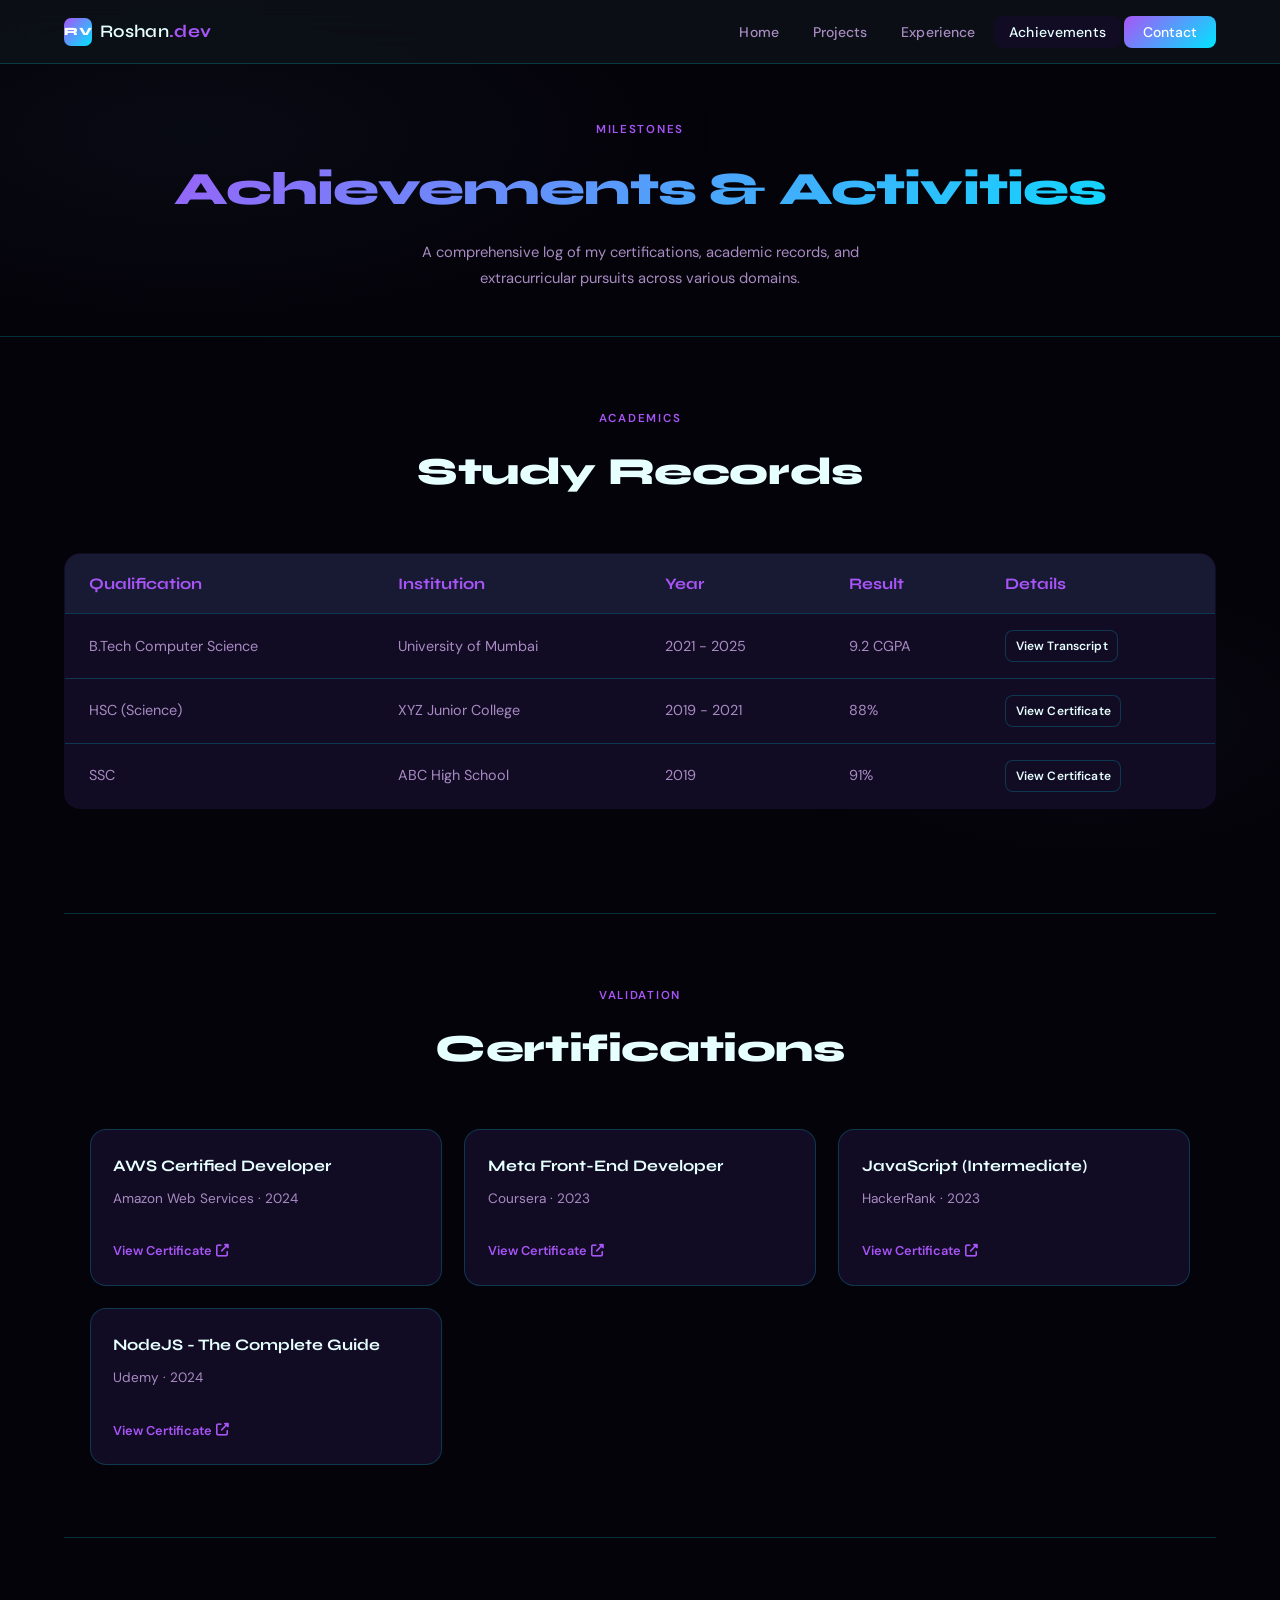
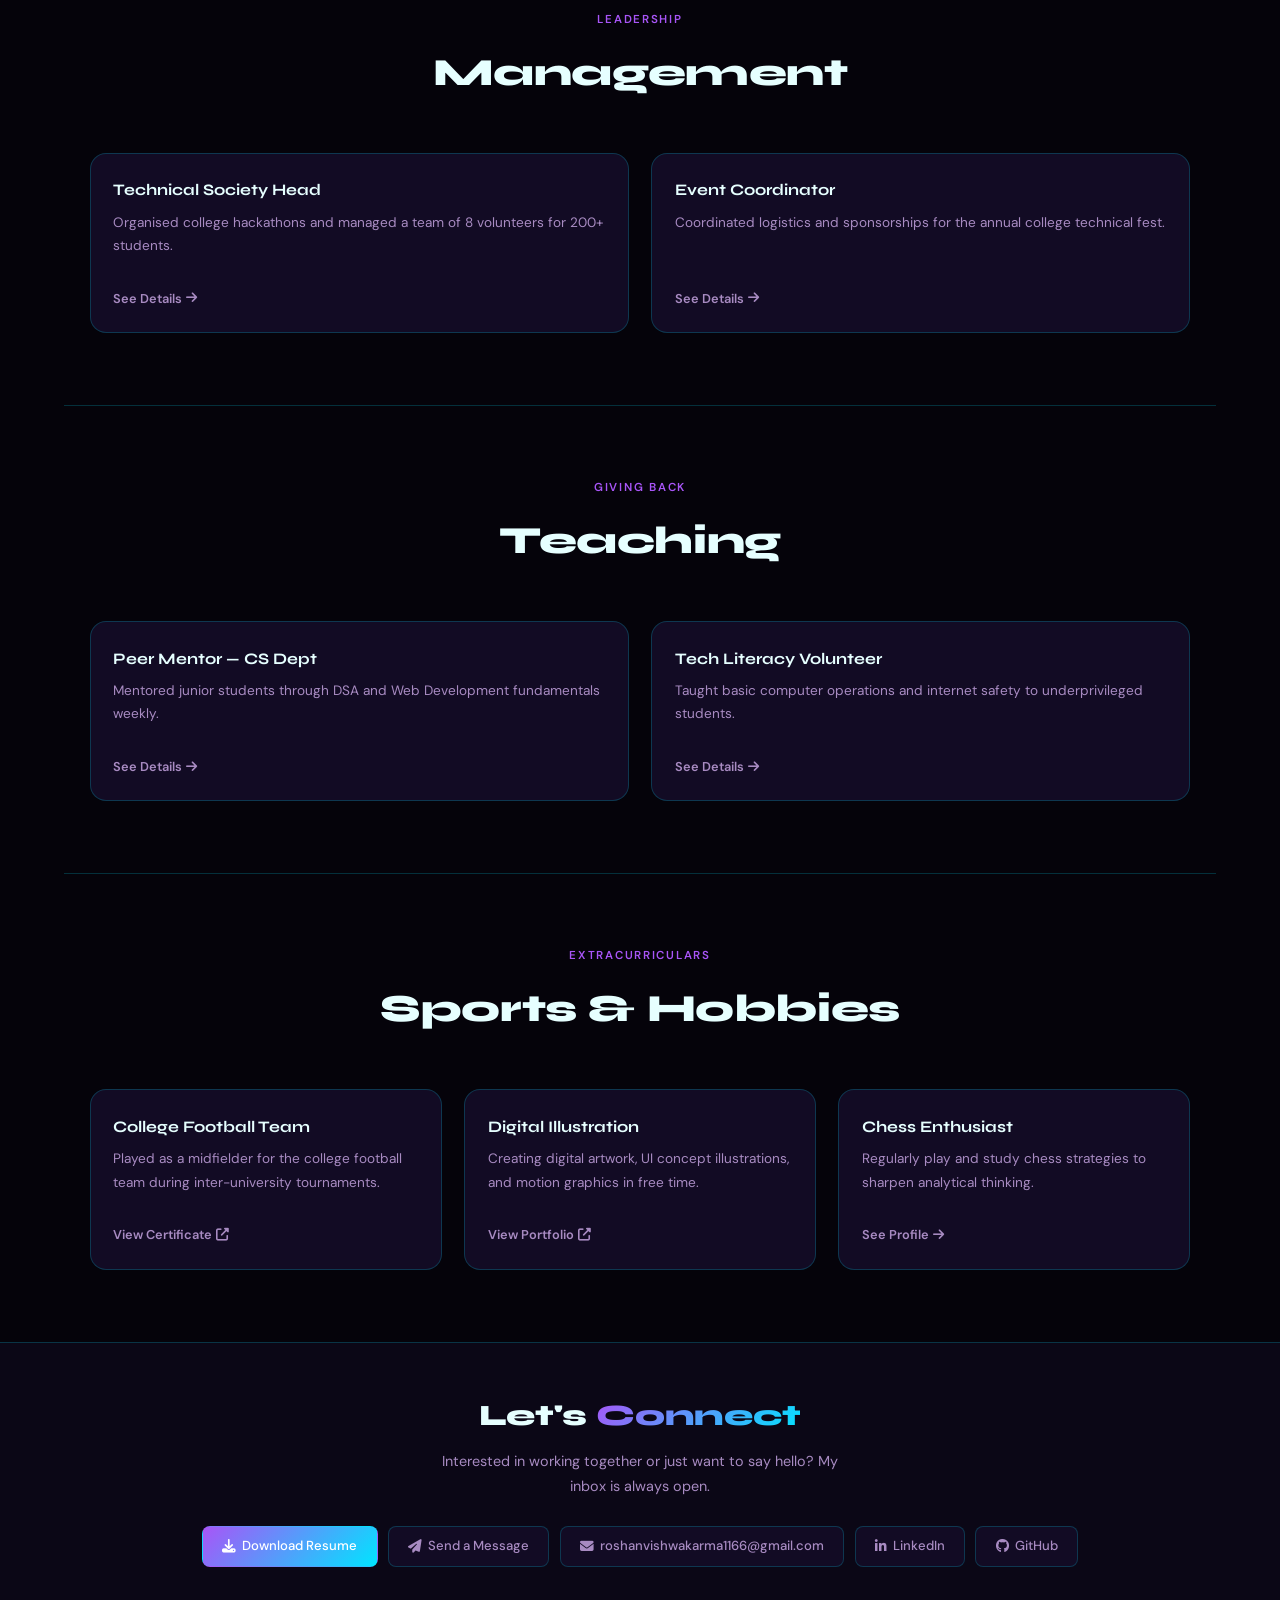
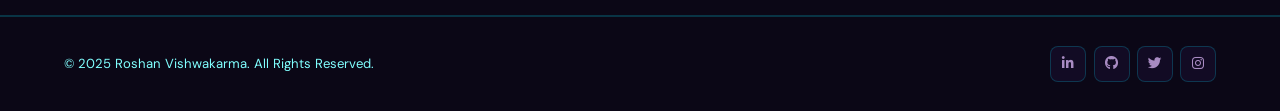
<file: ach.html>
<!DOCTYPE html>
<html lang="en">
<head>
    <meta charset="UTF-8">
    <meta name="viewport" content="width=device-width, initial-scale=1.0">
    <title>Achievements | Roshan Vishwakarma</title>
    <meta name="description" content="Certifications, awards, and academic achievements of Roshan Vishwakarma.">
    <link rel="stylesheet" href="style.css">
    <link rel="icon" type="image/png" href="favicon1.png">
    <link rel="stylesheet" href="https://cdnjs.cloudflare.com/ajax/libs/font-awesome/6.4.0/css/all.min.css">
</head>
<body>

    <nav class="navbar">
        <a href="index.html" class="logo">
            <span class="logo-badge">RV</span>
            <span class="logo-name">Roshan<span>.dev</span></span>
        </a>
        <ul class="nav-links">
            <li><a href="index.html">Home</a></li>
            <li><a href="projects.html">Projects</a></li>
            <li><a href="exp.html">Experience</a></li>
            <li><a href="ach.html" class="active">Achievements</a></li>
            <li><a href="contacts.html" class="nav-cta">Contact</a></li>
        </ul>
        <button class="hamburger" aria-label="Toggle menu"><i class="fas fa-bars"></i></button>
    </nav>

        <main>
    <div class="page-hero">
        <span class="section-label">Milestones</span>
        <h1 class="gradient-text">Achievements &amp; Activities</h1>
        <p>A comprehensive log of my certifications, academic records, and extracurricular pursuits across various domains.</p>
    </div>

    <!-- ── STUDY & ACADEMICS ── -->
    <section id="study" class="section">
        <div class="section-header">
            <span class="section-label">Academics</span>
            <h2 class="section-title">Study Records</h2>
        </div>
        
        <div style="overflow-x: auto; margin-bottom: 2rem;">
            <table style="width: 100%; border-collapse: collapse; background: var(--surface); border-radius: var(--radius); overflow: hidden; border: 1px solid var(--border); text-align: left;">
                <thead style="background: rgba(78,158,187,0.1);">
                    <tr>
                        <th style="padding: 1rem 1.5rem; color: var(--accent); font-family: 'Syne', sans-serif;">Qualification</th>
                        <th style="padding: 1rem 1.5rem; color: var(--accent); font-family: 'Syne', sans-serif;">Institution</th>
                        <th style="padding: 1rem 1.5rem; color: var(--accent); font-family: 'Syne', sans-serif;">Year</th>
                        <th style="padding: 1rem 1.5rem; color: var(--accent); font-family: 'Syne', sans-serif;">Result</th>
                        <th style="padding: 1rem 1.5rem; color: var(--accent); font-family: 'Syne', sans-serif;">Details</th>
                    </tr>
                </thead>
                <tbody style="font-size: 0.9rem; color: var(--text-muted);">
                    <tr style="border-top: 1px solid var(--border);">
                        <td style="padding: 1rem 1.5rem;">B.Tech Computer Science</td>
                        <td style="padding: 1rem 1.5rem;">University of Mumbai</td>
                        <td style="padding: 1rem 1.5rem;">2021 - 2025</td>
                        <td style="padding: 1rem 1.5rem;">9.2 CGPA</td>
                        <td style="padding: 1rem 1.5rem;"><a href="#" class="btn btn-secondary" style="padding: 0.3rem 0.6rem; font-size: 0.75rem;">View Transcript</a></td>
                    </tr>
                    <tr style="border-top: 1px solid var(--border);">
                        <td style="padding: 1rem 1.5rem;">HSC (Science)</td>
                        <td style="padding: 1rem 1.5rem;">XYZ Junior College</td>
                        <td style="padding: 1rem 1.5rem;">2019 - 2021</td>
                        <td style="padding: 1rem 1.5rem;">88%</td>
                        <td style="padding: 1rem 1.5rem;"><a href="#" class="btn btn-secondary" style="padding: 0.3rem 0.6rem; font-size: 0.75rem;">View Certificate</a></td>
                    </tr>
                    <tr style="border-top: 1px solid var(--border);">
                        <td style="padding: 1rem 1.5rem;">SSC</td>
                        <td style="padding: 1rem 1.5rem;">ABC High School</td>
                        <td style="padding: 1rem 1.5rem;">2019</td>
                        <td style="padding: 1rem 1.5rem;">91%</td>
                        <td style="padding: 1rem 1.5rem;"><a href="#" class="btn btn-secondary" style="padding: 0.3rem 0.6rem; font-size: 0.75rem;">View Certificate</a></td>
                    </tr>
                </tbody>
            </table>
        </div>
    </section>

    <div class="section-divider"></div>

    <!-- ── CERTIFICATIONS ── -->
    <section id="certifications" class="section">
        <div class="section-header">
            <span class="section-label">Validation</span>
            <h2 class="section-title">Certifications</h2>
        </div>

        <div class="projects-grid">
            <div class="project-card fade-in">
                <div class="project-content">
                    <h3>AWS Certified Developer</h3>
                    <p>Amazon Web Services · 2024</p>
                    <div style="margin-top: 1rem;">
                        <a href="#" target="_blank" rel="noopener noreferrer" class="link-btn">View Certificate <i class="fas fa-external-link-alt"></i></a>
                    </div>
                </div>
            </div>
            <div class="project-card fade-in">
                <div class="project-content">
                    <h3>Meta Front-End Developer</h3>
                    <p>Coursera · 2023</p>
                    <div style="margin-top: 1rem;">
                        <a href="#" target="_blank" rel="noopener noreferrer" class="link-btn">View Certificate <i class="fas fa-external-link-alt"></i></a>
                    </div>
                </div>
            </div>
            <div class="project-card fade-in">
                <div class="project-content">
                    <h3>JavaScript (Intermediate)</h3>
                    <p>HackerRank · 2023</p>
                    <div style="margin-top: 1rem;">
                        <a href="#" target="_blank" rel="noopener noreferrer" class="link-btn">View Certificate <i class="fas fa-external-link-alt"></i></a>
                    </div>
                </div>
            </div>
            <div class="project-card fade-in">
                <div class="project-content">
                    <h3>NodeJS - The Complete Guide</h3>
                    <p>Udemy · 2024</p>
                    <div style="margin-top: 1rem;">
                        <a href="#" target="_blank" rel="noopener noreferrer" class="link-btn">View Certificate <i class="fas fa-external-link-alt"></i></a>
                    </div>
                </div>
            </div>
        </div>
    </section>

    <div class="section-divider"></div>

    <!-- ── MANAGEMENT & LEADERSHIP ── -->
    <section id="management" class="section">
        <div class="section-header">
            <span class="section-label">Leadership</span>
            <h2 class="section-title">Management</h2>
        </div>
        
        <div class="projects-grid">
            <div class="project-card fade-in">
                <div class="project-content">
                    <h3>Technical Society Head</h3>
                    <p>Organised college hackathons and managed a team of 8 volunteers for 200+ students.</p>
                    <div style="margin-top: 1rem;">
                        <a href="#" target="_blank" rel="noopener noreferrer" class="link-btn secondary">See Details <i class="fas fa-arrow-right"></i></a>
                    </div>
                </div>
            </div>
            <div class="project-card fade-in">
                <div class="project-content">
                    <h3>Event Coordinator</h3>
                    <p>Coordinated logistics and sponsorships for the annual college technical fest.</p>
                    <div style="margin-top: 1rem;">
                        <a href="#" target="_blank" rel="noopener noreferrer" class="link-btn secondary">See Details <i class="fas fa-arrow-right"></i></a>
                    </div>
                </div>
            </div>
        </div>
    </section>

    <div class="section-divider"></div>

    <!-- ── TEACHING & MENTORING ── -->
    <section id="teaching" class="section">
        <div class="section-header">
            <span class="section-label">Giving Back</span>
            <h2 class="section-title">Teaching</h2>
        </div>
        
        <div class="projects-grid">
            <div class="project-card fade-in">
                <div class="project-content">
                    <h3>Peer Mentor — CS Dept</h3>
                    <p>Mentored junior students through DSA and Web Development fundamentals weekly.</p>
                    <div style="margin-top: 1rem;">
                        <a href="#" target="_blank" rel="noopener noreferrer" class="link-btn secondary">See Details <i class="fas fa-arrow-right"></i></a>
                    </div>
                </div>
            </div>
            <div class="project-card fade-in">
                <div class="project-content">
                    <h3>Tech Literacy Volunteer</h3>
                    <p>Taught basic computer operations and internet safety to underprivileged students.</p>
                    <div style="margin-top: 1rem;">
                        <a href="#" target="_blank" rel="noopener noreferrer" class="link-btn secondary">See Details <i class="fas fa-arrow-right"></i></a>
                    </div>
                </div>
            </div>
        </div>
    </section>

    <div class="section-divider"></div>

    <!-- ── SPORTS & HOBBIES ── -->
    <section id="hobbies" class="section">
        <div class="section-header">
            <span class="section-label">Extracurriculars</span>
            <h2 class="section-title">Sports &amp; Hobbies</h2>
        </div>
        
        <div class="projects-grid">
            <div class="project-card fade-in">
                <div class="project-content">
                    <h3>College Football Team</h3>
                    <p>Played as a midfielder for the college football team during inter-university tournaments.</p>
                    <div style="margin-top: 1rem;">
                        <a href="#" target="_blank" rel="noopener noreferrer" class="link-btn secondary">View Certificate <i class="fas fa-external-link-alt"></i></a>
                    </div>
                </div>
            </div>
            <div class="project-card fade-in">
                <div class="project-content">
                    <h3>Digital Illustration</h3>
                    <p>Creating digital artwork, UI concept illustrations, and motion graphics in free time.</p>
                    <div style="margin-top: 1rem;">
                        <a href="#" target="_blank" rel="noopener noreferrer" class="link-btn secondary">View Portfolio <i class="fas fa-external-link-alt"></i></a>
                    </div>
                </div>
            </div>
            <div class="project-card fade-in">
                <div class="project-content">
                    <h3>Chess Enthusiast</h3>
                    <p>Regularly play and study chess strategies to sharpen analytical thinking.</p>
                    <div style="margin-top: 1rem;">
                        <a href="#" target="_blank" rel="noopener noreferrer" class="link-btn secondary">See Profile <i class="fas fa-arrow-right"></i></a>
                    </div>
                </div>
            </div>
        </div>
    </section>

    <!-- ── CONNECT WITH ME ── -->
    <div class="connect-banner">
        <h2>Let's <span class="gradient-text">Connect</span></h2>
        <p>Interested in working together or just want to say hello? My inbox is always open.</p>
        <div class="connect-links">
            <a href="media/resume.pdf" target="_blank" rel="noopener noreferrer" class="connect-link primary" download><i class="fas fa-download"></i> Download Resume</a>
            <a href="contacts.html" class="connect-link"><i class="fas fa-paper-plane"></i> Send a Message</a>
            <a href="mailto:roshanvishwakarma1166@gmail.com" class="connect-link"><i class="fas fa-envelope"></i> roshanvishwakarma1166@gmail.com</a>
            <a href="https://linkedin.com/in/roshan" target="_blank" rel="noopener noreferrer" class="connect-link"><i class="fab fa-linkedin-in"></i> LinkedIn</a>
            <a href="https://github.com/TheBinaryVision" target="_blank" rel="noopener noreferrer" class="connect-link"><i class="fab fa-github"></i> GitHub</a>
        </div>
    </div>
    </main>

    <footer class="footer">
        <div class="footer-left">
            <p>© 2025 Roshan Vishwakarma. All Rights Reserved.</p>
        </div>
        <div class="social-icons">
            <a href="#" aria-label="LinkedIn"><i class="fab fa-linkedin-in"></i></a>
            <a href="#" aria-label="GitHub"><i class="fab fa-github"></i></a>
            <a href="#" aria-label="Twitter"><i class="fab fa-twitter"></i></a>
            <a href="#" aria-label="Instagram"><i class="fab fa-instagram"></i></a>
        </div>
    </footer>

    <script src="script.js"></script>
</body>
</html>
</file>
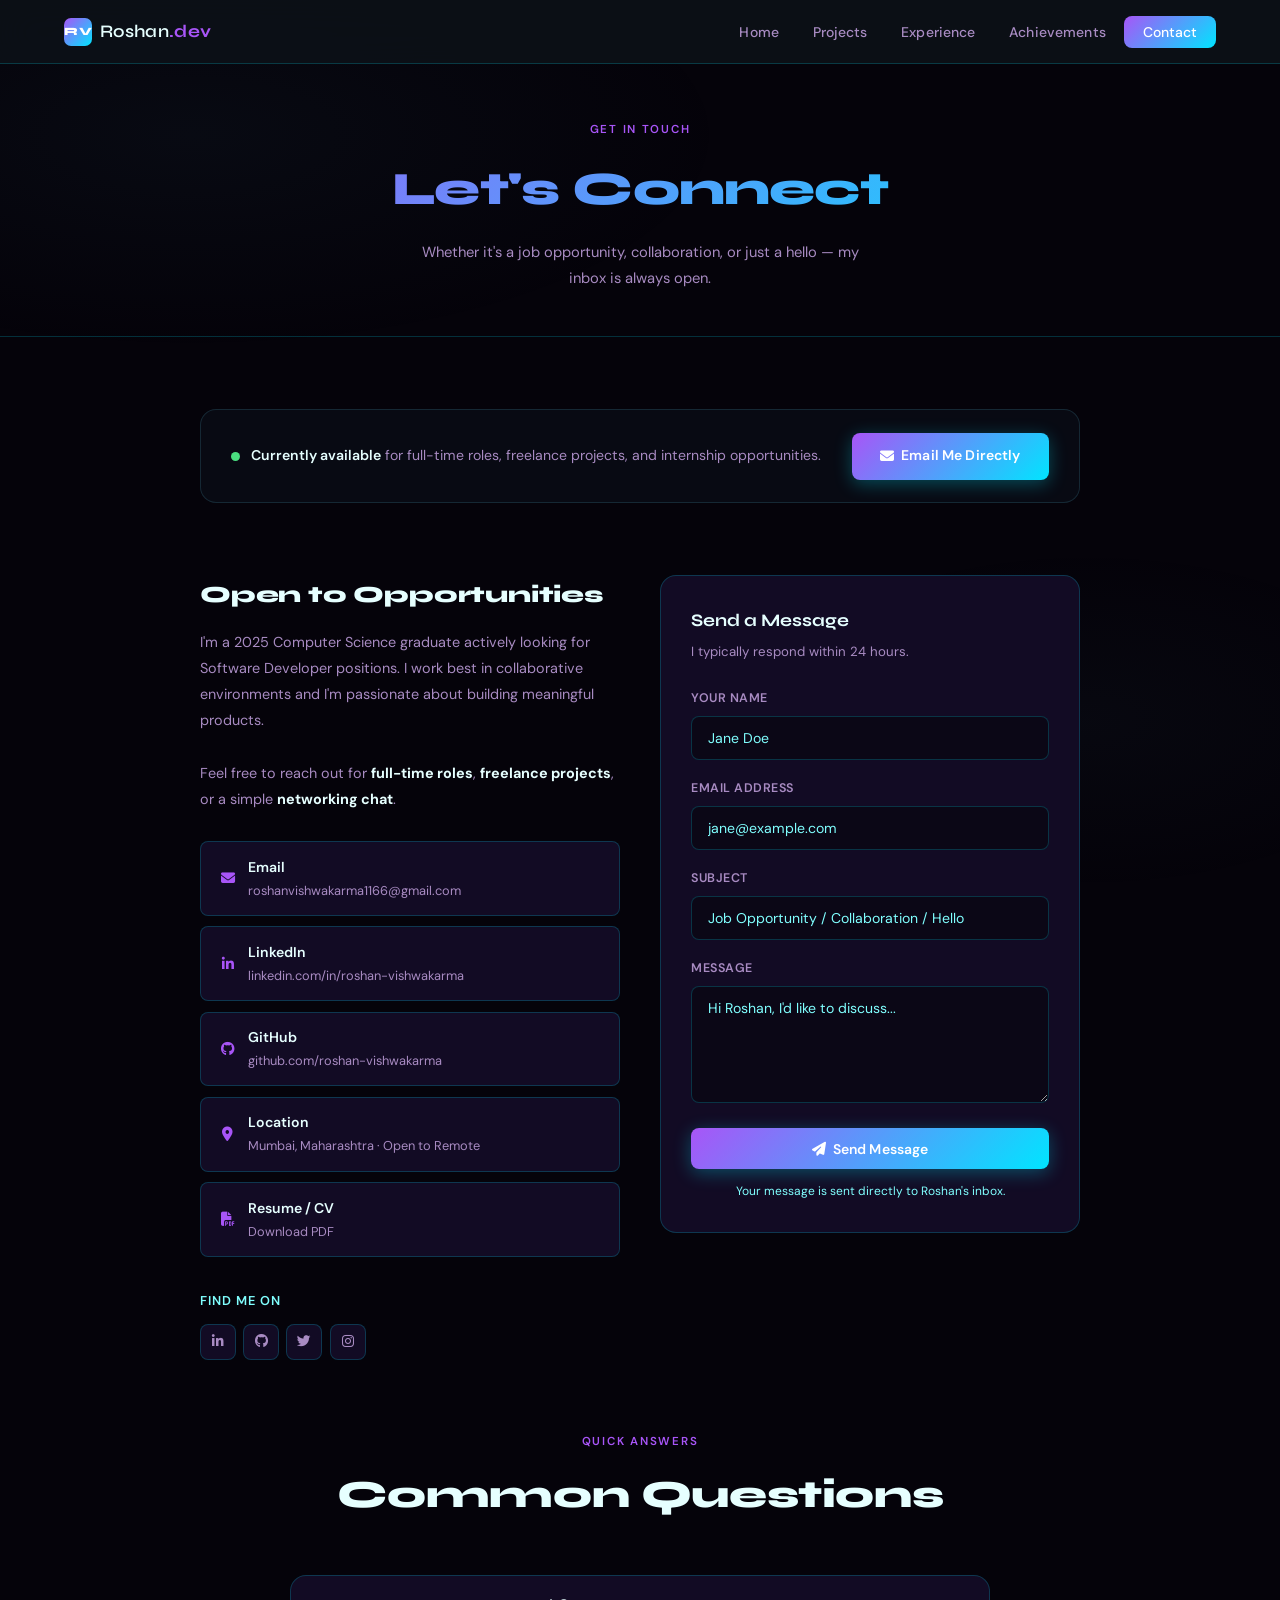
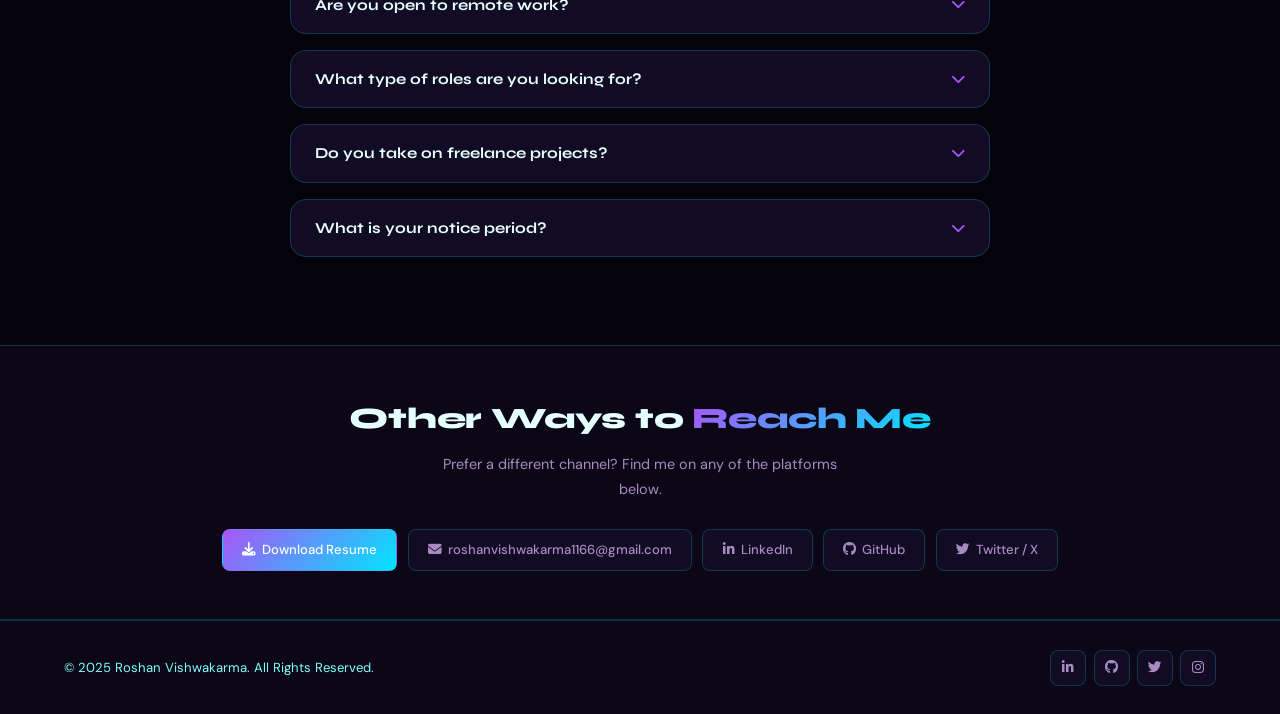
<file: contacts.html>
<!DOCTYPE html>
<html lang="en">
<head>
    <meta charset="UTF-8">
    <meta name="viewport" content="width=device-width, initial-scale=1.0">
    <title>Contact | Roshan Vishwakarma</title>
    <meta name="description" content="Get in touch with Roshan Vishwakarma — open to collaboration, work, and new opportunities.">
    <link rel="stylesheet" href="style.css">
    <link rel="icon" type="image/png" href="favicon1.png">
    <link rel="stylesheet" href="https://cdnjs.cloudflare.com/ajax/libs/font-awesome/6.4.0/css/all.min.css">
</head>
<body>

    <nav class="navbar">
        <a href="index.html" class="logo">
            <span class="logo-badge">RV</span>
            <span class="logo-name">Roshan<span>.dev</span></span>
        </a>
        <ul class="nav-links">
            <li><a href="index.html">Home</a></li>
            <li><a href="projects.html">Projects</a></li>
            <li><a href="exp.html">Experience</a></li>
            <li><a href="ach.html">Achievements</a></li>
            <li><a href="contacts.html" class="active nav-cta">Contact</a></li>
        </ul>
        <button class="hamburger" aria-label="Toggle menu"><i class="fas fa-bars"></i></button>
    </nav>

    <main>
    <div class="page-hero">
        <span class="section-label">Get In Touch</span>
        <h1 class="gradient-text">Let's Connect</h1>
        <p>Whether it's a job opportunity, collaboration, or just a hello — my inbox is always open.</p>
    </div>

    <!-- ── AVAILABILITY ── -->
    <section class="section" style="padding-bottom:1rem;">
        <div class="availability-banner fade-in">
            <div class="availability-text">
                <span class="avail-dot"></span>
                <p><strong>Currently available</strong> <span>for full-time roles, freelance projects, and internship opportunities.</span></p>
            </div>
            <a href="mailto:roshanvishwakarma1166@gmail.com" class="btn btn-primary"><i class="fas fa-envelope"></i> Email Me Directly</a>
        </div>
    </section>

    <!-- ── CONTACT GRID ── -->
    <section class="section" style="padding-top:1rem;">
        <div class="contact-grid">

            <!-- Left: Info -->
            <div class="contact-info fade-in">
                <h3>Open to Opportunities</h3>
                <p>
                    I'm a 2025 Computer Science graduate actively looking for Software Developer positions. 
                    I work best in collaborative environments and I'm passionate about building meaningful products.<br><br>
                    Feel free to reach out for <strong style="color:var(--text)">full-time roles</strong>, 
                    <strong style="color:var(--text)">freelance projects</strong>, 
                    or a simple <strong style="color:var(--text)">networking chat</strong>.
                </p>

                <div class="contact-links">
                    <a href="mailto:roshanvishwakarma1166@gmail.com" class="contact-link">
                        <i class="fas fa-envelope"></i>
                        <div>
                            <div style="font-weight:600; font-size:0.88rem; color:var(--text);">Email</div>
                            <div style="font-size:0.8rem;">roshanvishwakarma1166@gmail.com</div>
                        </div>
                    </a>
                    <a href="https://linkedin.com/in/roshan" target="_blank" rel="noopener noreferrer" class="contact-link">
                        <i class="fab fa-linkedin-in"></i>
                        <div>
                            <div style="font-weight:600; font-size:0.88rem; color:var(--text);">LinkedIn</div>
                            <div style="font-size:0.8rem;">linkedin.com/in/roshan-vishwakarma</div>
                        </div>
                    </a>
                    <a href="https://github.com/TheBinaryVision" target="_blank" rel="noopener noreferrer" class="contact-link">
                        <i class="fab fa-github"></i>
                        <div>
                            <div style="font-weight:600; font-size:0.88rem; color:var(--text);">GitHub</div>
                            <div style="font-size:0.8rem;">github.com/roshan-vishwakarma</div>
                        </div>
                    </a>
                    <a href="#" class="contact-link">
                        <i class="fas fa-map-marker-alt"></i>
                        <div>
                            <div style="font-weight:600; font-size:0.88rem; color:var(--text);">Location</div>
                            <div style="font-size:0.8rem;">Mumbai, Maharashtra · Open to Remote</div>
                        </div>
                    </a>
                    <a href="media/resume.pdf" target="_blank" rel="noopener noreferrer" class="contact-link" download>
                        <i class="fas fa-file-pdf"></i>
                        <div>
                            <div style="font-weight:600; font-size:0.88rem; color:var(--text);">Resume / CV</div>
                            <div style="font-size:0.8rem;">Download PDF</div>
                        </div>
                    </a>
                </div>

                <!-- Social Row -->
                <div style="margin-top:2rem;">
                    <p style="font-size:0.8rem; color:var(--text-dim); margin-bottom:0.75rem; text-transform:uppercase; letter-spacing:0.08em; font-weight:600;">Find me on</p>
                    <div class="social-icons" style="justify-content:flex-start;">
                        <a href="#" aria-label="LinkedIn"><i class="fab fa-linkedin-in"></i></a>
                        <a href="#" aria-label="GitHub"><i class="fab fa-github"></i></a>
                        <a href="#" aria-label="Twitter"><i class="fab fa-twitter"></i></a>
                        <a href="#" aria-label="Instagram"><i class="fab fa-instagram"></i></a>
                    </div>
                </div>
            </div>

            <!-- Right: Form -->
            <div class="contact-card fade-in">
                <h3 style="font-family:'Syne',sans-serif; font-weight:700; margin-bottom:0.3rem; font-size:1.1rem;">Send a Message</h3>
                <p style="font-size:0.83rem; color:var(--text-muted); margin-bottom:1.5rem;">I typically respond within 24 hours.</p>

                <form class="contact-form" action="https://formspree.io/f/YOUR_FORM_ID" method="POST">
                    <!-- Replace YOUR_FORM_ID with your Formspree endpoint after signing up at formspree.io -->
                    <input type="hidden" name="_subject" value="New Portfolio Contact — Roshan Vishwakarma">
                    <input type="hidden" name="_replyto" value="">
                    <div class="form-group">
                        <label>Your Name</label>
                        <input type="text" name="name" placeholder="Jane Doe" required>
                    </div>
                    <div class="form-group">
                        <label>Email Address</label>
                        <input type="email" name="email" placeholder="jane@example.com" required>
                    </div>
                    <div class="form-group">
                        <label>Subject</label>
                        <input type="text" name="subject" placeholder="Job Opportunity / Collaboration / Hello">
                    </div>
                    <div class="form-group">
                        <label>Message</label>
                        <textarea rows="5" name="message" placeholder="Hi Roshan, I'd like to discuss..." required></textarea>
                    </div>
                    <button type="submit" class="btn btn-primary full-width">
                        <i class="fas fa-paper-plane"></i> Send Message
                    </button>
                    <p style="font-size:0.75rem; color:var(--text-dim); text-align:center; margin-top:0.75rem;">
                        Your message is sent directly to Roshan's inbox.
                    </p>
                </form>
            </div>

        </div>
    </section>

    <!-- ── FAQ ── -->
    <section class="section" style="padding-top:0;">
        <div class="section-header">
            <span class="section-label">Quick Answers</span>
            <h2 class="section-title">Common Questions</h2>
        </div>

        <div class="accordion" style="max-width: 700px; margin: 0 auto;">

            <div class="accordion-item fade-in">
                <button class="accordion-header">
                    Are you open to remote work?
                    <i class="fas fa-chevron-down"></i>
                </button>
                <div class="accordion-content">
                    <div class="accordion-body">
                        Yes, absolutely. I'm comfortable working fully remote, hybrid, or on-site in Mumbai. I'm also open to relocation for the right opportunity.
                    </div>
                </div>
            </div>

            <div class="accordion-item fade-in">
                <button class="accordion-header">
                    What type of roles are you looking for?
                    <i class="fas fa-chevron-down"></i>
                </button>
                <div class="accordion-content">
                    <div class="accordion-body">
                        I'm targeting SDE-1 / Junior Developer roles in web development (frontend, backend, or full-stack). I'm also open to AI/ML adjacent engineering positions.
                    </div>
                </div>
            </div>

            <div class="accordion-item fade-in">
                <button class="accordion-header">
                    Do you take on freelance projects?
                    <i class="fas fa-chevron-down"></i>
                </button>
                <div class="accordion-content">
                    <div class="accordion-body">
                        Yes — I'm available for freelance web development projects. Please reach out with your brief and timeline and I'll let you know about availability.
                    </div>
                </div>
            </div>

            <div class="accordion-item fade-in">
                <button class="accordion-header">
                    What is your notice period?
                    <i class="fas fa-chevron-down"></i>
                </button>
                <div class="accordion-content">
                    <div class="accordion-body">
                        I'm currently available immediately. I can start a new role with minimal notice.
                    </div>
                </div>
            </div>

        </div>
    </section>

    <!-- ── CONNECT WITH ME ── -->
    <div class="connect-banner">
        <h2>Other Ways to <span class="gradient-text">Reach Me</span></h2>
        <p>Prefer a different channel? Find me on any of the platforms below.</p>
        <div class="connect-links">
            <a href="media/resume.pdf" target="_blank" rel="noopener noreferrer" class="connect-link primary" download><i class="fas fa-download"></i> Download Resume</a>
            <a href="mailto:roshanvishwakarma1166@gmail.com" class="connect-link"><i class="fas fa-envelope"></i> roshanvishwakarma1166@gmail.com</a>
            <a href="https://linkedin.com/in/roshan" target="_blank" rel="noopener noreferrer" class="connect-link"><i class="fab fa-linkedin-in"></i> LinkedIn</a>
            <a href="https://github.com/TheBinaryVision" target="_blank" rel="noopener noreferrer" class="connect-link"><i class="fab fa-github"></i> GitHub</a>
            <a href="https://twitter.com/roshan" target="_blank" rel="noopener noreferrer" class="connect-link"><i class="fab fa-twitter"></i> Twitter / X</a>
        </div>
    </div>
    </main>

    <footer class="footer">
        <div class="footer-left">
            <p>© 2025 Roshan Vishwakarma. All Rights Reserved.</p>
        </div>
        <div class="social-icons">
            <a href="#" aria-label="LinkedIn"><i class="fab fa-linkedin-in"></i></a>
            <a href="#" aria-label="GitHub"><i class="fab fa-github"></i></a>
            <a href="#" aria-label="Twitter"><i class="fab fa-twitter"></i></a>
            <a href="#" aria-label="Instagram"><i class="fab fa-instagram"></i></a>
        </div>
    </footer>

    <script src="script.js"></script>
</body>
</html>
</file>
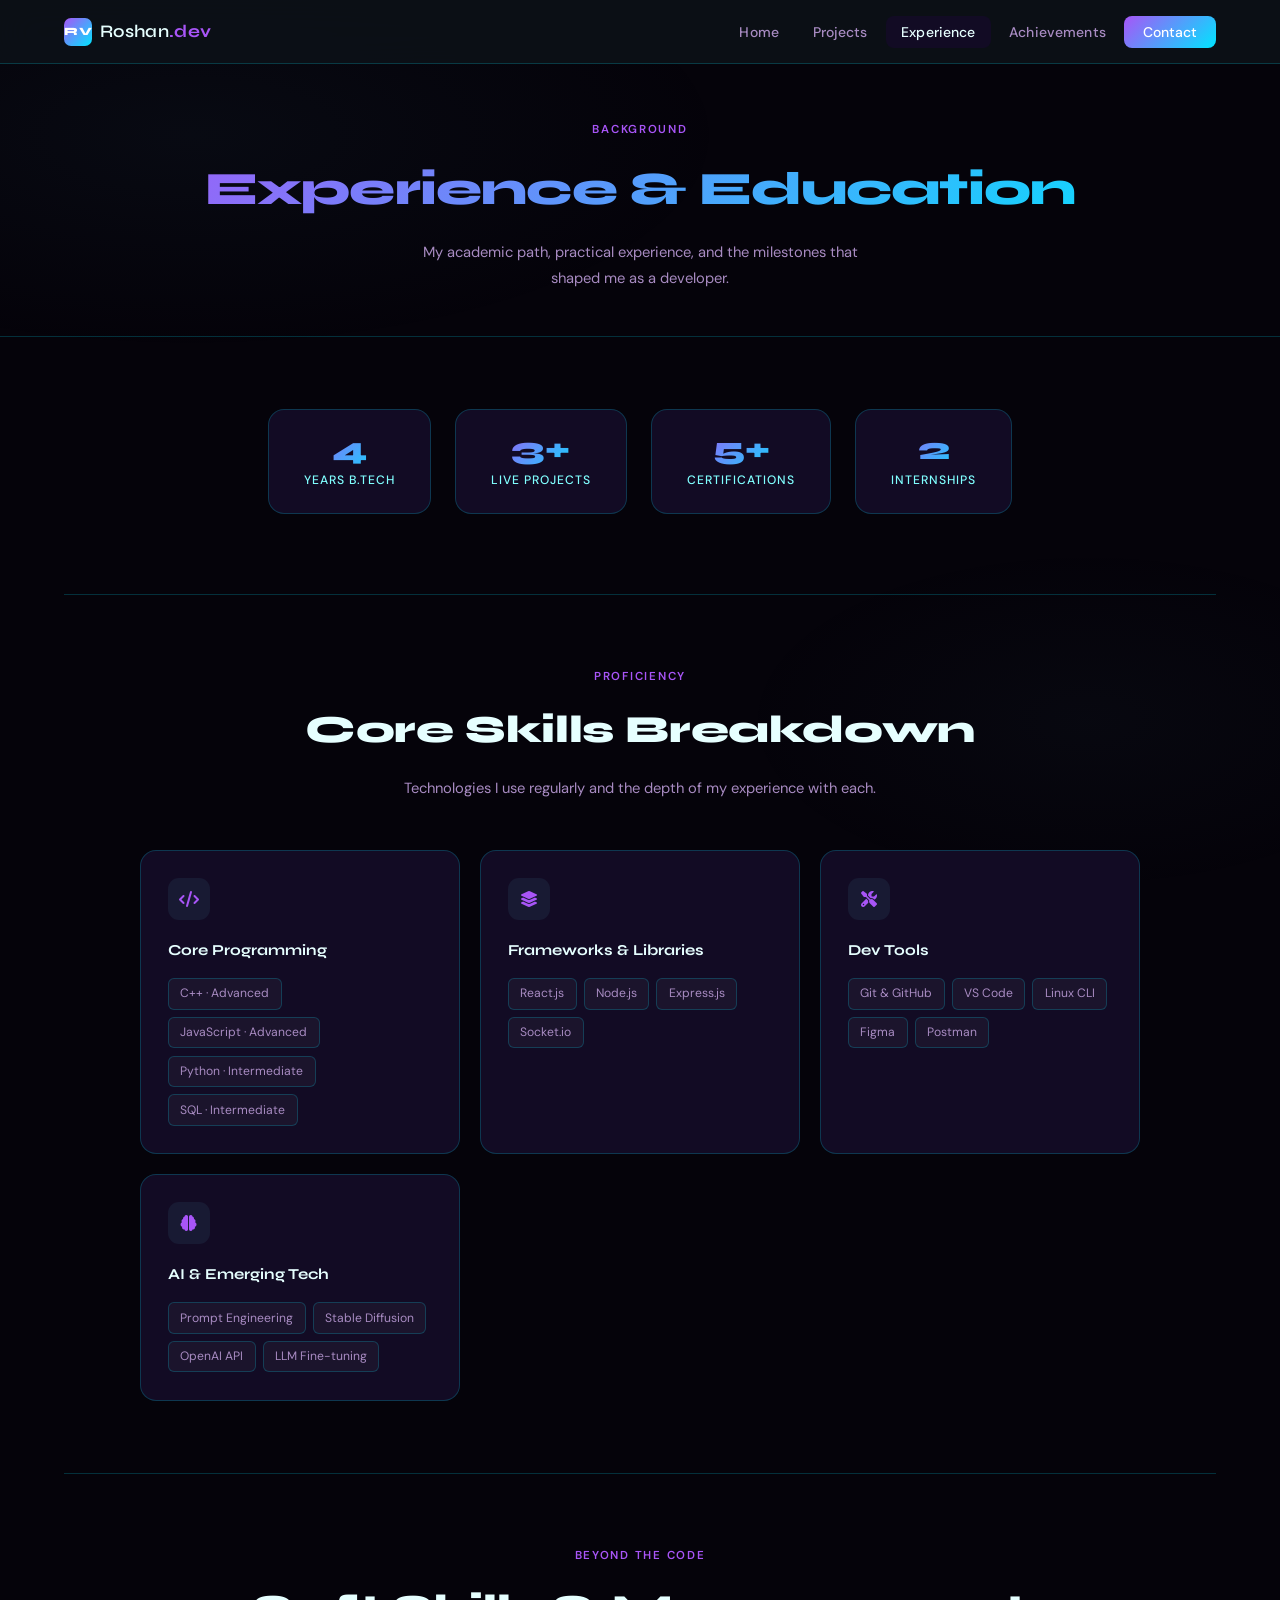
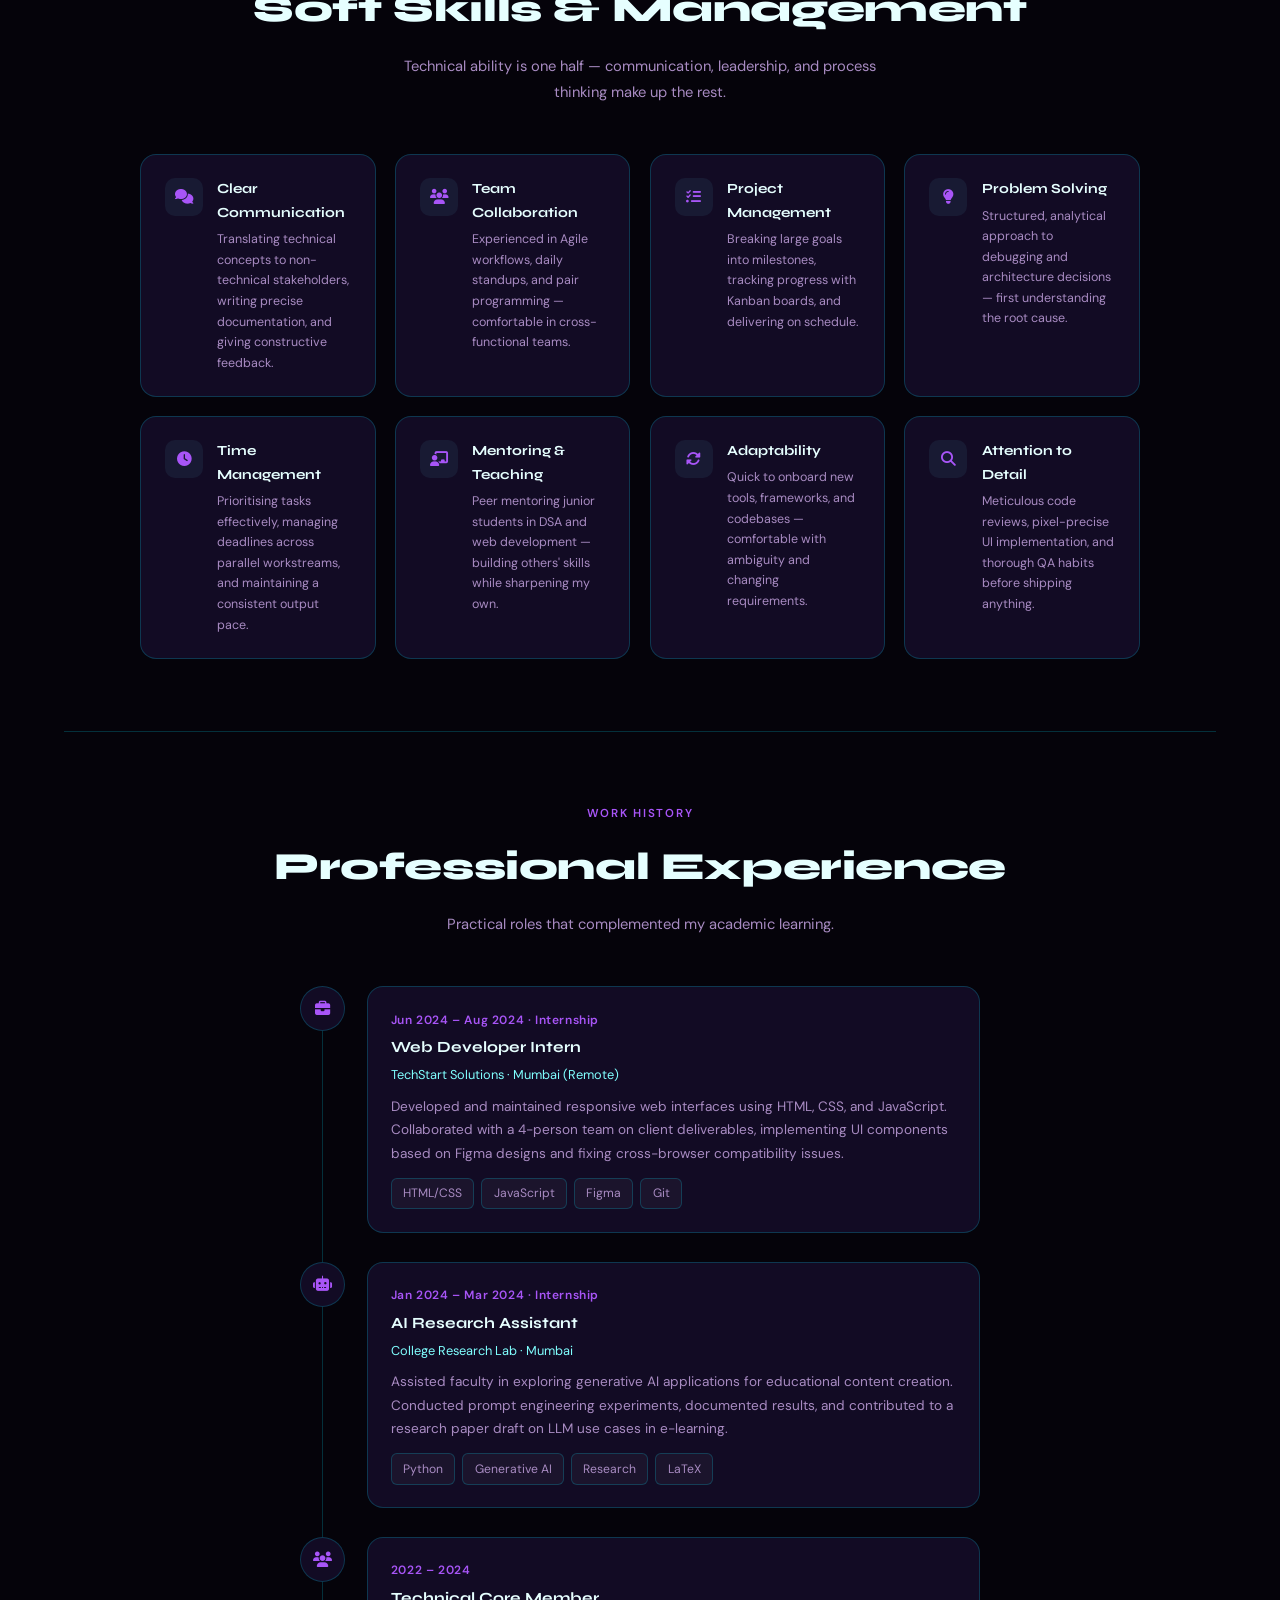
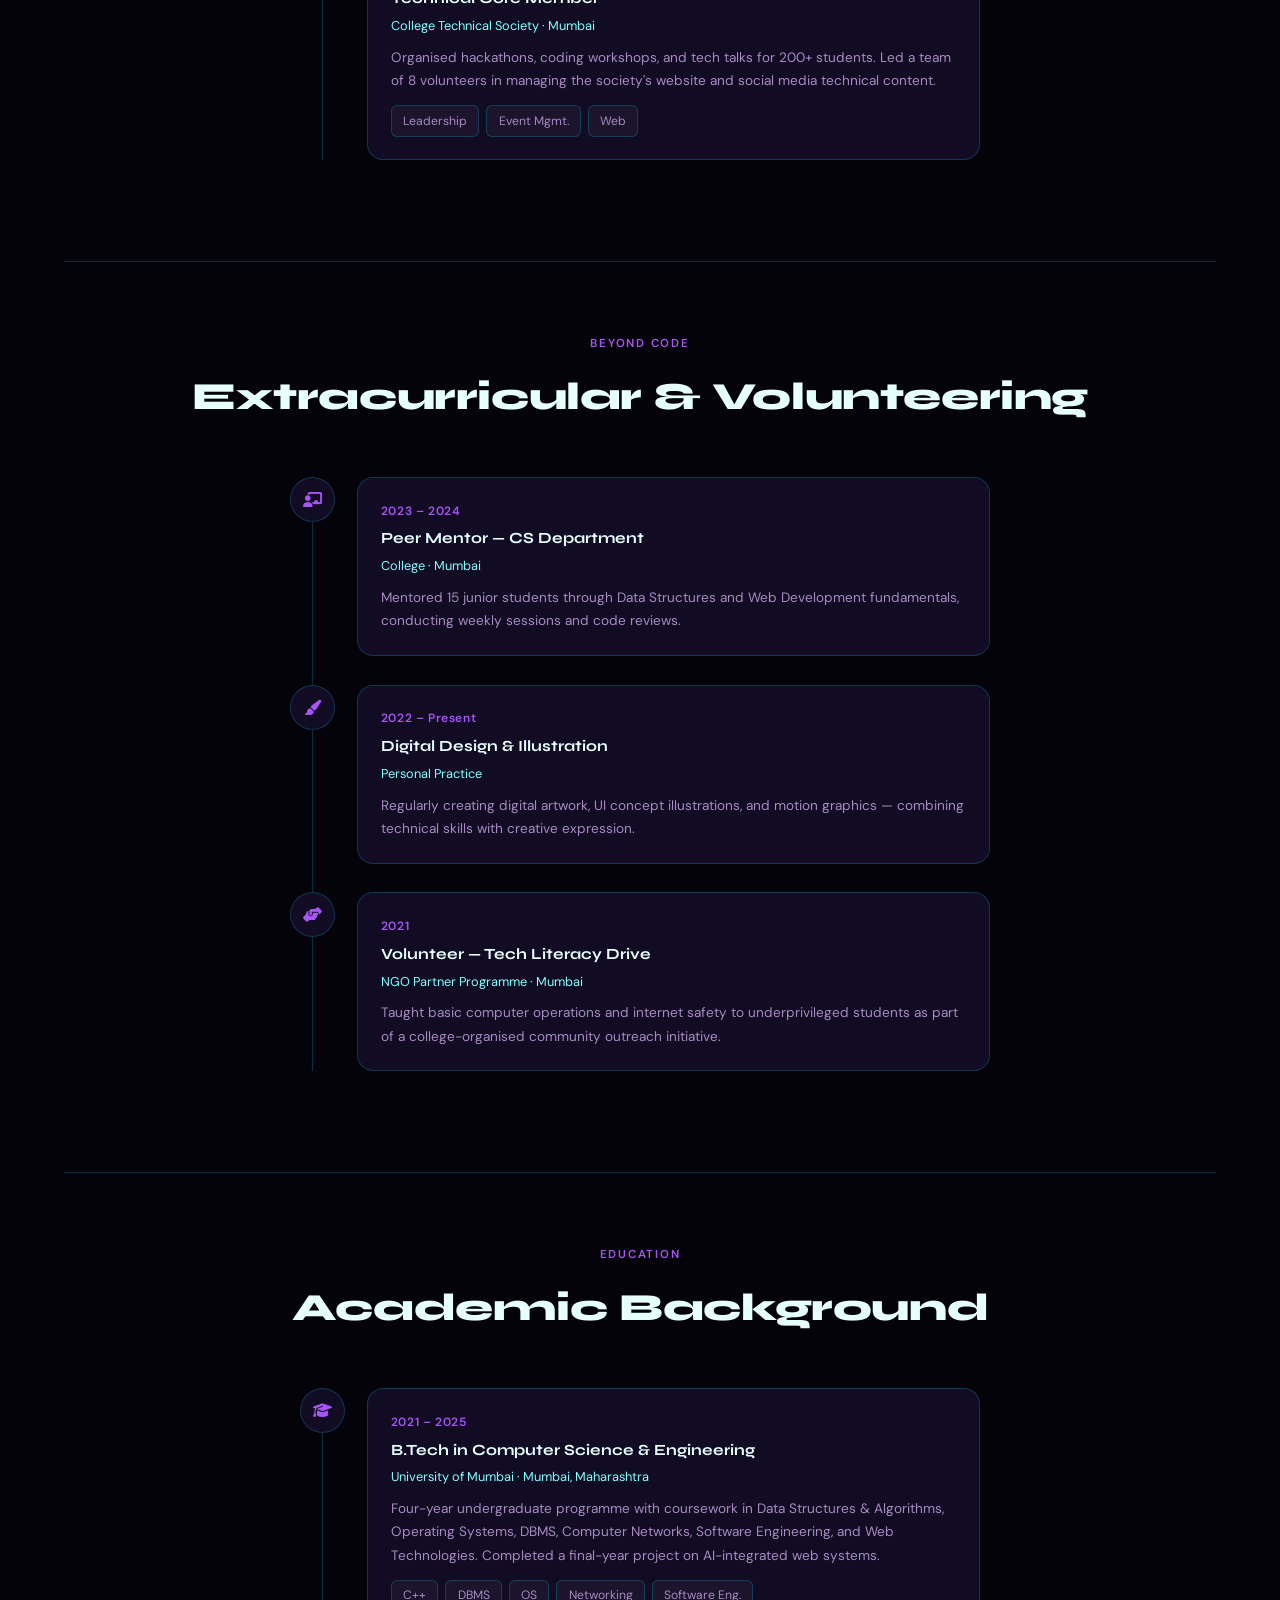
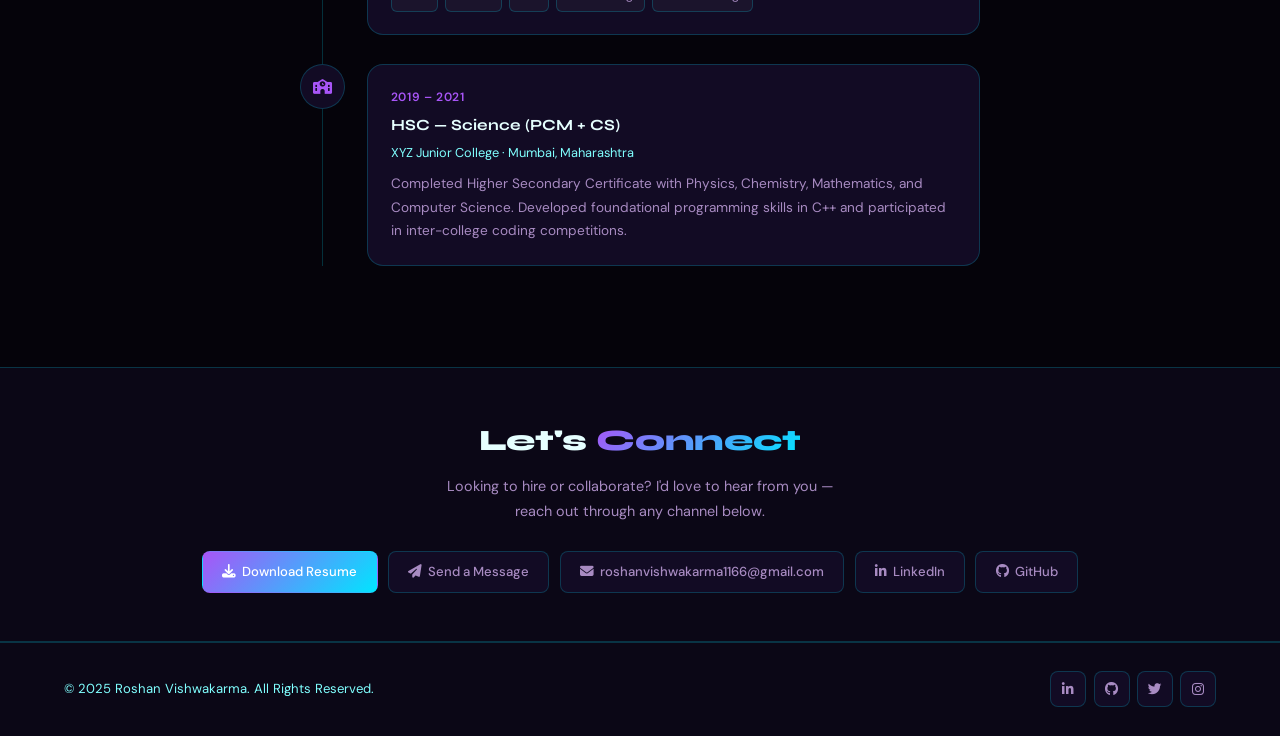
<file: exp.html>
<!DOCTYPE html>
<html lang="en">
<head>
    <meta charset="UTF-8">
    <meta name="viewport" content="width=device-width, initial-scale=1.0">
    <title>Experience | Roshan Vishwakarma</title>
    <meta name="description" content="Education, work experience, and professional background of Roshan Vishwakarma.">
    <link rel="stylesheet" href="style.css">
        <link rel="icon" type="image/png" href="favicon1.png">
    <link rel="stylesheet" href="https://cdnjs.cloudflare.com/ajax/libs/font-awesome/6.4.0/css/all.min.css">
</head>
<body>

    <nav class="navbar">
        <a href="index.html" class="logo">
            <span class="logo-badge">RV</span>
            <span class="logo-name">Roshan<span>.dev</span></span>
        </a>
        <ul class="nav-links">
            <li><a href="index.html">Home</a></li>
            <li><a href="projects.html">Projects</a></li>
            <li><a href="exp.html" class="active">Experience</a></li>
            <li><a href="ach.html">Achievements</a></li>
            <li><a href="contacts.html" class="nav-cta">Contact</a></li>
        </ul>
        <button class="hamburger" aria-label="Toggle menu"><i class="fas fa-bars"></i></button>
    </nav>

        <main>
    <div class="page-hero">
        <span class="section-label">Background</span>
        <h1 class="gradient-text">Experience &amp; Education</h1>
        <p>My academic path, practical experience, and the milestones that shaped me as a developer.</p>
    </div>

    <!-- ── SKILLS SNAPSHOT ── -->
    <section class="section" style="padding-bottom: 1rem;">
        <div class="stats-row">
            <div class="stat-card fade-in">
                <div class="stat-number">4</div>
                <div class="stat-label">Years B.Tech</div>
            </div>
            <div class="stat-card fade-in">
                <div class="stat-number">3+</div>
                <div class="stat-label">Live Projects</div>
            </div>
            <div class="stat-card fade-in">
                <div class="stat-number">5+</div>
                <div class="stat-label">Certifications</div>
            </div>
            <div class="stat-card fade-in">
                <div class="stat-number">2</div>
                <div class="stat-label">Internships</div>
            </div>
        </div>
    </section>

    <div class="section-divider"></div>

    <!-- ── SKILLS DEEP DIVE ── -->
    <section class="section">
        <div class="section-header">
            <span class="section-label">Proficiency</span>
            <h2 class="section-title">Core Skills Breakdown</h2>
            <p class="section-desc">Technologies I use regularly and the depth of my experience with each.</p>
        </div>

        <div class="skills-grid">
            <div class="skill-card fade-in">
                <div class="skill-card-icon"><i class="fas fa-code"></i></div>
                <h3>Core Programming</h3>
                <div class="tag-container">
                    <span class="tag">C++ · Advanced</span>
                    <span class="tag">JavaScript · Advanced</span>
                    <span class="tag">Python · Intermediate</span>
                    <span class="tag">SQL · Intermediate</span>
                </div>
            </div>

            <div class="skill-card fade-in">
                <div class="skill-card-icon"><i class="fas fa-layer-group"></i></div>
                <h3>Frameworks &amp; Libraries</h3>
                <div class="tag-container">
                    <span class="tag">React.js</span>
                    <span class="tag">Node.js</span>
                    <span class="tag">Express.js</span>
                    <span class="tag">Socket.io</span>
                </div>
            </div>

            <div class="skill-card fade-in">
                <div class="skill-card-icon"><i class="fas fa-tools"></i></div>
                <h3>Dev Tools</h3>
                <div class="tag-container">
                    <span class="tag">Git &amp; GitHub</span>
                    <span class="tag">VS Code</span>
                    <span class="tag">Linux CLI</span>
                    <span class="tag">Figma</span>
                    <span class="tag">Postman</span>
                </div>
            </div>

            <div class="skill-card fade-in">
                <div class="skill-card-icon"><i class="fas fa-brain"></i></div>
                <h3>AI &amp; Emerging Tech</h3>
                <div class="tag-container">
                    <span class="tag">Prompt Engineering</span>
                    <span class="tag">Stable Diffusion</span>
                    <span class="tag">OpenAI API</span>
                    <span class="tag">LLM Fine-tuning</span>
                </div>
            </div>
        </div>
    </section>

    <div class="section-divider"></div>

    <!-- ── SOFT SKILLS & MANAGEMENT ── -->
    <section  class="section">
        <div class="section-header">
            <span class="section-label">Beyond the Code</span>
            <h2 class="section-title">Soft Skills &amp; Management</h2>
            <p class="section-desc">Technical ability is one half — communication, leadership, and process thinking make up the rest.</p>
        </div>

        <div class="soft-skills-grid">
            <div class="soft-skill-card fade-in">
                <div class="soft-icon"><i class="fas fa-comments"></i></div>
                <div class="soft-text">
                    <h4>Clear Communication</h4>
                    <p>Translating technical concepts to non-technical stakeholders, writing precise documentation, and giving constructive feedback.</p>
                </div>
            </div>
            <div class="soft-skill-card fade-in">
                <div class="soft-icon"><i class="fas fa-users"></i></div>
                <div class="soft-text">
                    <h4>Team Collaboration</h4>
                    <p>Experienced in Agile workflows, daily standups, and pair programming — comfortable in cross-functional teams.</p>
                </div>
            </div>
            <div class="soft-skill-card fade-in">
                <div class="soft-icon"><i class="fas fa-tasks"></i></div>
                <div class="soft-text">
                    <h4>Project Management</h4>
                    <p>Breaking large goals into milestones, tracking progress with Kanban boards, and delivering on schedule.</p>
                </div>
            </div>
            <div class="soft-skill-card fade-in">
                <div class="soft-icon"><i class="fas fa-lightbulb"></i></div>
                <div class="soft-text">
                    <h4>Problem Solving</h4>
                    <p>Structured, analytical approach to debugging and architecture decisions — first understanding the root cause.</p>
                </div>
            </div>
            <div class="soft-skill-card fade-in">
                <div class="soft-icon"><i class="fas fa-clock"></i></div>
                <div class="soft-text">
                    <h4>Time Management</h4>
                    <p>Prioritising tasks effectively, managing deadlines across parallel workstreams, and maintaining a consistent output pace.</p>
                </div>
            </div>
            <div class="soft-skill-card fade-in">
                <div class="soft-icon"><i class="fas fa-chalkboard-teacher"></i></div>
                <div class="soft-text">
                    <h4>Mentoring &amp; Teaching</h4>
                    <p>Peer mentoring junior students in DSA and web development — building others' skills while sharpening my own.</p>
                </div>
            </div>
            <div class="soft-skill-card fade-in">
                <div class="soft-icon"><i class="fas fa-sync-alt"></i></div>
                <div class="soft-text">
                    <h4>Adaptability</h4>
                    <p>Quick to onboard new tools, frameworks, and codebases — comfortable with ambiguity and changing requirements.</p>
                </div>
            </div>
            <div class="soft-skill-card fade-in">
                <div class="soft-icon"><i class="fas fa-search"></i></div>
                <div class="soft-text">
                    <h4>Attention to Detail</h4>
                    <p>Meticulous code reviews, pixel-precise UI implementation, and thorough QA habits before shipping anything.</p>
                </div>
            </div>
        </div>
    </section>

    <div class="section-divider"></div>

    <!-- ── WORK EXPERIENCE ── -->
    <section class="section" >
        <div class="section-header">
            <span class="section-label">Work History</span>
            <h2 class="section-title">Professional Experience</h2>
            <p class="section-desc">Practical roles that complemented my academic learning.</p>
        </div>

        <div class="timeline">

            <div class="timeline-item fade-in">
                <div class="timeline-icon"><i class="fas fa-briefcase"></i></div>
                <div class="timeline-content">
                    <span class="timeline-date">Jun 2024 – Aug 2024 · Internship</span>
                    <h3>Web Developer Intern</h3>
                    <span class="timeline-place">TechStart Solutions · Mumbai (Remote)</span>
                    <p>Developed and maintained responsive web interfaces using HTML, CSS, and JavaScript. Collaborated with a 4-person team on client deliverables, implementing UI components based on Figma designs and fixing cross-browser compatibility issues.</p>
                    <div class="tag-container" style="margin-top:0.8rem;">
                        <span class="tag">HTML/CSS</span>
                        <span class="tag">JavaScript</span>
                        <span class="tag">Figma</span>
                        <span class="tag">Git</span>
                    </div>
                </div>
            </div>

            <div class="timeline-item fade-in">
                <div class="timeline-icon"><i class="fas fa-robot"></i></div>
                <div class="timeline-content">
                    <span class="timeline-date">Jan 2024 – Mar 2024 · Internship</span>
                    <h3>AI Research Assistant</h3>
                    <span class="timeline-place">College Research Lab · Mumbai</span>
                    <p>Assisted faculty in exploring generative AI applications for educational content creation. Conducted prompt engineering experiments, documented results, and contributed to a research paper draft on LLM use cases in e-learning.</p>
                    <div class="tag-container" style="margin-top:0.8rem;">
                        <span class="tag">Python</span>
                        <span class="tag">Generative AI</span>
                        <span class="tag">Research</span>
                        <span class="tag">LaTeX</span>
                    </div>
                </div>
            </div>

            <div class="timeline-item fade-in">
                <div class="timeline-icon"><i class="fas fa-users"></i></div>
                <div class="timeline-content">
                    <span class="timeline-date">2022 – 2024</span>
                    <h3>Technical Core Member</h3>
                    <span class="timeline-place">College Technical Society · Mumbai</span>
                    <p>Organised hackathons, coding workshops, and tech talks for 200+ students. Led a team of 8 volunteers in managing the society's website and social media technical content.</p>
                    <div class="tag-container" style="margin-top:0.8rem;">
                        <span class="tag">Leadership</span>
                        <span class="tag">Event Mgmt.</span>
                        <span class="tag">Web</span>
                    </div>
                </div>
            </div>

        </div>
    </section>

    <div class="section-divider"></div>

    <!-- ── EXTRACURRICULAR ── -->
    <section class="section">
        <div class="section-header">
            <span class="section-label">Beyond Code</span>
            <h2 class="section-title">Extracurricular &amp; Volunteering</h2>
        </div>

        <div class="timeline" style="max-width:700px; margin:0 auto;">

            <div class="timeline-item fade-in">
                <div class="timeline-icon"><i class="fas fa-chalkboard-teacher"></i></div>
                <div class="timeline-content">
                    <span class="timeline-date">2023 – 2024</span>
                    <h3>Peer Mentor — CS Department</h3>
                    <span class="timeline-place">College · Mumbai</span>
                    <p>Mentored 15 junior students through Data Structures and Web Development fundamentals, conducting weekly sessions and code reviews.</p>
                </div>
            </div>

            <div class="timeline-item fade-in">
                <div class="timeline-icon"><i class="fas fa-paint-brush"></i></div>
                <div class="timeline-content">
                    <span class="timeline-date">2022 – Present</span>
                    <h3>Digital Design &amp; Illustration</h3>
                    <span class="timeline-place">Personal Practice</span>
                    <p>Regularly creating digital artwork, UI concept illustrations, and motion graphics — combining technical skills with creative expression.</p>
                </div>
            </div>

            <div class="timeline-item fade-in">
                <div class="timeline-icon"><i class="fas fa-hands-helping"></i></div>
                <div class="timeline-content">
                    <span class="timeline-date">2021</span>
                    <h3>Volunteer — Tech Literacy Drive</h3>
                    <span class="timeline-place">NGO Partner Programme · Mumbai</span>
                    <p>Taught basic computer operations and internet safety to underprivileged students as part of a college-organised community outreach initiative.</p>
                </div>
            </div>

        </div>
    </section>

    <div class="section-divider"></div>

    <!-- ── EDUCATION ── -->
    <section class="section">
        <div class="section-header">
            <span class="section-label">Education</span>
            <h2 class="section-title">Academic Background</h2>
        </div>

        <div class="timeline">

            <div class="timeline-item fade-in">
                <div class="timeline-icon"><i class="fas fa-graduation-cap"></i></div>
                <div class="timeline-content">
                    <span class="timeline-date">2021 – 2025</span>
                    <h3>B.Tech in Computer Science &amp; Engineering</h3>
                    <span class="timeline-place">University of Mumbai · Mumbai, Maharashtra</span>
                    <p>Four-year undergraduate programme with coursework in Data Structures &amp; Algorithms, Operating Systems, DBMS, Computer Networks, Software Engineering, and Web Technologies. Completed a final-year project on AI-integrated web systems.</p>
                    <div class="tag-container" style="margin-top:0.8rem;">
                        <span class="tag">C++</span>
                        <span class="tag">DBMS</span>
                        <span class="tag">OS</span>
                        <span class="tag">Networking</span>
                        <span class="tag">Software Eng.</span>
                    </div>
                </div>
            </div>

            <div class="timeline-item fade-in">
                <div class="timeline-icon"><i class="fas fa-school"></i></div>
                <div class="timeline-content">
                    <span class="timeline-date">2019 – 2021</span>
                    <h3>HSC — Science (PCM + CS)</h3>
                    <span class="timeline-place">XYZ Junior College · Mumbai, Maharashtra</span>
                    <p>Completed Higher Secondary Certificate with Physics, Chemistry, Mathematics, and Computer Science. Developed foundational programming skills in C++ and participated in inter-college coding competitions.</p>
                </div>
            </div>

        </div>
    </section>

    <!-- ── CONNECT WITH ME ── -->
    <div class="connect-banner">
        <h2>Let's <span class="gradient-text">Connect</span></h2>
        <p>Looking to hire or collaborate? I'd love to hear from you — reach out through any channel below.</p>
        <div class="connect-links">
            <a href="media/resume.pdf" target="_blank" rel="noopener noreferrer" class="connect-link primary" download><i class="fas fa-download"></i> Download Resume</a>
            <a href="contacts.html" class="connect-link"><i class="fas fa-paper-plane"></i> Send a Message</a>
            <a href="mailto:roshanvishwakarma1166@gmail.com" class="connect-link"><i class="fas fa-envelope"></i> roshanvishwakarma1166@gmail.com</a>
            <a href="https://linkedin.com/in/roshan" target="_blank" rel="noopener noreferrer" class="connect-link"><i class="fab fa-linkedin-in"></i> LinkedIn</a>
            <a href="https://github.com/TheBinaryVision" target="_blank" rel="noopener noreferrer" class="connect-link"><i class="fab fa-github"></i> GitHub</a>
        </div>
    </div>
    </main>

    <footer class="footer">
        <div class="footer-left">
            <p>© 2025 Roshan Vishwakarma. All Rights Reserved.</p>
        </div>
        <div class="social-icons">
            <a href="#" aria-label="LinkedIn"><i class="fab fa-linkedin-in"></i></a>
            <a href="#" aria-label="GitHub"><i class="fab fa-github"></i></a>
            <a href="#" aria-label="Twitter"><i class="fab fa-twitter"></i></a>
            <a href="#" aria-label="Instagram"><i class="fab fa-instagram"></i></a>
        </div>
    </footer>

    <script src="script.js"></script>
</body>
</html>
</file>
<file: style.css>
@import url('https://fonts.googleapis.com/css2?family=Syne:wght@400;500;600;700;800&family=DM+Sans:ital,opsz,wght@0,9..40,300;0,9..40,400;0,9..40,500;1,9..40,300&display=swap');

/* ═══════════════════════════════════════════
   DESIGN TOKENS
═══════════════════════════════════════════ */
:root {
    /* Backgrounds & Surfaces */
    --bg:          #05030a;
    --bg-2:        #0b0716;
    --bg-3:        #120b24;
    --surface:     #120b24;
    --surface-2:   #1a1033;
    --surface-3:   #241747; 
    --overlay:     rgba(5, 3, 10, 0.85); 

    /* Borders */
    --border:        rgba(0, 229, 255, 0.20); /* Cyan borders */
    --border-hover:  rgba(0, 229, 255, 0.45);
    --border-strong: rgba(0, 229, 255, 0.70); 

    /* Typography */
    --text-bright: #ffffff; 
    --text:        #e6ffff;
    --text-muted:  #a88bc2;
    --text-dim:    #80ffff; /* Cyan text highlights */

    /* Primary Accents */
    --accent:        #a855f7; /* Keep the original purple */
    --accent-hover:  #c084fc; 
    --accent-active: #9333ea; 
    --accent-2:      #00e5ff; /* Cyan secondary */
    --accent-3:      #80ffff;

    /* Semantic / Status Colors */
    --success:       #00ff9d;
    --success-bg:    rgba(0, 255, 157, 0.15);
    --warning:       #ffea00;
    --warning-bg:    rgba(255, 234, 0, 0.15);
    --error:         #ff1744;
    --error-bg:      rgba(255, 23, 68, 0.15);

    /* Effects & Geometry */
    --glow:        rgba(0, 229, 255, 0.30);
    --gradient:    linear-gradient(135deg, #a855f7 0%, #00e5ff 100%); /* Purple to Cyan */
    --gradient-2:  linear-gradient(135deg, #9333ea 0%, #80ffff 100%);
    --shadow:      0 16px 50px rgba(0,0,0,0.65);
    --radius:      16px; /* Slightly sharper */
    --radius-sm:   8px;
}/* ═══════════════════════════════════════════
   RESET & BASE
═══════════════════════════════════════════ */
*,*::before,*::after{margin:0;padding:0;box-sizing:border-box;}
html{scroll-behavior:smooth;}
body{background-color:var(--bg);color:var(--text);font-family:'DM Sans',sans-serif;line-height:1.7;overflow-x:hidden;}
body::before{content:'';position:fixed;inset:0;background:radial-gradient(ellipse 70% 40% at 15% 15%,rgba(78,158,187,0.05) 0%,transparent 60%),radial-gradient(ellipse 50% 35% at 85% 80%,rgba(108,184,212,0.03) 0%,transparent 55%);pointer-events:none;z-index:0;}

/* ═══════════════════════════════════════════
   NAVBAR
═══════════════════════════════════════════ */
.navbar{display:flex;justify-content:space-between;align-items:center;padding:0 5%;height:64px;background:rgba(13,17,23,0.92);backdrop-filter:blur(18px);-webkit-backdrop-filter:blur(18px);border-bottom:1px solid var(--border);position:sticky;top:0;z-index:1000;transition:box-shadow 0.3s;}
.logo{font-family:'Syne',sans-serif;font-size:1.1rem;font-weight:700;color:var(--text);text-decoration:none;letter-spacing:0.02em;display:flex;align-items:center;gap:8px;}
.logo-badge{width:28px;height:28px;border-radius:7px;background:var(--gradient);display:inline-flex;align-items:center;justify-content:center;font-size:0.7rem;font-weight:800;color:#fff;letter-spacing:0.5px;flex-shrink:0;}
.logo-name{font-weight:600;color:var(--text);}
.logo-name span{color:var(--accent);font-weight:700;}
.nav-links{list-style:none;display:flex;gap:0.2rem;}
.nav-links a{text-decoration:none;color:var(--text-muted);font-size:0.875rem;font-weight:500;padding:0.42rem 0.95rem;border-radius:8px;transition:all 0.2s;letter-spacing:0.01em;}
.nav-links a:hover,.nav-links a.active{color:var(--text);background:var(--surface);}
.nav-cta{background:var(--gradient)!important;color:#fff!important;padding:0.42rem 1.15rem!important;}
.nav-cta:hover{opacity:0.88;transform:translateY(-1px);}
.hamburger{display:none;font-size:1.35rem;cursor:pointer;color:var(--text);background:none;border:none;padding:4px;line-height:1;}

/* ═══════════════════════════════════════════
   HERO
═══════════════════════════════════════════ */
.hero{min-height:calc(100vh - 64px);display:flex;align-items:center;justify-content:center;text-align:center;padding:4rem 5%;position:relative;z-index:1;}
.hero-container{max-width:780px;animation:fadeUp 0.7s ease both;}
.profile-img-wrapper{position:relative;display:inline-block;margin-bottom:1.5rem;padding:2px;border-radius:50%;background:var(--gradient);}
.profile-img{width:118px;height:118px;border-radius:50%;object-fit:cover;display:block;outline:2.5px solid var(--bg);outline-offset:-1px;position:relative;z-index:1;}
.profile-img-wrapper::after{content:'';position:absolute;inset:-12px;border-radius:50%;background:var(--gradient);opacity:0.09;filter:blur(16px);z-index:0;}
.status-badge{display:inline-flex;align-items:center;gap:7px;background:rgba(78,158,187,0.08);border:1px solid rgba(78,158,187,0.26);padding:0.32rem 1rem;border-radius:100px;font-size:0.78rem;color:var(--accent-2);margin-bottom:1.5rem;font-weight:500;animation:fadeUp 0.7s 0.1s ease both;letter-spacing:0.01em;}
.status-dot{width:6px;height:6px;background:#4ade80;border-radius:50%;animation:pulse 2.2s infinite;}
@keyframes pulse{0%,100%{opacity:1;transform:scale(1);}50%{opacity:0.55;transform:scale(0.75);}}
.hero h1{font-family:'Syne',sans-serif;font-size:clamp(2.2rem,5.5vw,3.8rem);font-weight:800;line-height:1.1;margin-bottom:0.9rem;letter-spacing:-0.8px;animation:fadeUp 0.7s 0.14s ease both;}
.gradient-text{background:var(--gradient);-webkit-background-clip:text;-webkit-text-fill-color:transparent;background-clip:text;}
.subtitle{font-size:1rem;color:var(--text-muted);margin-bottom:1.6rem;animation:fadeUp 0.7s 0.18s ease both;letter-spacing:0.01em;}
.hero-tags{display:flex;justify-content:center;flex-wrap:wrap;gap:0.55rem;margin-bottom:1.8rem;animation:fadeUp 0.7s 0.22s ease both;}
.hero-tag{display:inline-flex;align-items:center;gap:6px;background:var(--surface);border:1px solid var(--border);padding:0.35rem 0.85rem;border-radius:100px;font-size:0.8rem;color:var(--text-muted);font-weight:500;}
.hero-tag i{color:var(--accent);font-size:0.72rem;}
.bio{font-size:0.97rem;color:var(--text-muted);max-width:540px;margin:0 auto 2.4rem;line-height:1.85;animation:fadeUp 0.7s 0.26s ease both;}
.hero-btns{display:flex;justify-content:center;gap:0.9rem;flex-wrap:wrap;animation:fadeUp 0.7s 0.30s ease both;}

/* ═══════════════════════════════════════════
   BUTTONS
═══════════════════════════════════════════ */
.btn{padding:0.72rem 1.75rem;border-radius:var(--radius-sm);text-decoration:none;font-weight:600;font-size:0.875rem;transition:all 0.22s;display:inline-flex;align-items:center;gap:7px;letter-spacing:0.01em;border:none;cursor:pointer;font-family:inherit;}
.btn-primary{background:var(--gradient);color:#fff;box-shadow:0 4px 18px var(--glow);}
.btn-primary:hover{transform:translateY(-2px);box-shadow:0 8px 28px var(--glow);opacity:0.92;}
.btn-secondary{background:var(--surface);color:var(--text);border:1px solid var(--border);}
.btn-secondary:hover{background:var(--surface-2);border-color:var(--border-hover);transform:translateY(-2px);}
.btn-ghost{background:transparent;color:var(--accent);border:1px solid rgba(78,158,187,0.3);}
.btn-ghost:hover{background:rgba(78,158,187,0.07);border-color:var(--accent);}

/* ═══════════════════════════════════════════
   SECTIONS
═══════════════════════════════════════════ */
.section{padding:4.5rem 5%;position:relative;z-index:1;}
.section-header{text-align:center;margin-bottom:3rem;}
.section-label{font-size:0.72rem;font-weight:600;letter-spacing:0.15em;text-transform:uppercase;color:var(--accent);margin-bottom:0.65rem;display:block;}
.section-title{font-family:'Syne',sans-serif;font-size:clamp(1.7rem,3.5vw,2.4rem);font-weight:800;letter-spacing:-0.4px;margin-bottom:0.85rem;color:var(--text);}
.section-desc{color:var(--text-muted);max-width:480px;margin:0 auto;font-size:0.92rem;line-height:1.75;}

/* ═══════════════════════════════════════════
   STATS
═══════════════════════════════════════════ */
.stats-row{display:flex;justify-content:center;gap:1.5rem;flex-wrap:wrap;margin-bottom:4rem;}
.stat-card{text-align:center;background:var(--surface);border:1px solid var(--border);border-radius:var(--radius);padding:1.4rem 2.2rem;min-width:140px;transition:border-color 0.25s,transform 0.25s;}
.stat-card:hover{border-color:var(--border-hover);transform:translateY(-3px);}
.stat-number{font-family:'Syne',sans-serif;font-size:2rem;font-weight:800;background:var(--gradient);-webkit-background-clip:text;-webkit-text-fill-color:transparent;background-clip:text;line-height:1;margin-bottom:0.35rem;}
.stat-label{font-size:0.76rem;color:var(--text-dim);text-transform:uppercase;letter-spacing:0.08em;font-weight:500;}

/* ═══════════════════════════════════════════
   SKILLS — TECHNICAL
═══════════════════════════════════════════ */
.skills-grid{display:grid;grid-template-columns:repeat(auto-fit,minmax(240px,1fr));gap:1.25rem;max-width:1000px;margin:0 auto;}
.skill-card{background:var(--surface);padding:1.7rem;border-radius:var(--radius);border:1px solid var(--border);transition:all 0.28s;position:relative;overflow:hidden;}
.skill-card::before{content:'';position:absolute;top:0;left:0;right:0;height:2px;background:var(--gradient);opacity:0;transition:opacity 0.28s;}
.skill-card:hover{border-color:var(--border-hover);transform:translateY(-4px);box-shadow:var(--shadow);}
.skill-card:hover::before{opacity:1;}
.skill-card-icon{width:42px;height:42px;background:rgba(78,158,187,0.1);border-radius:11px;display:flex;align-items:center;justify-content:center;font-size:1rem;color:var(--accent);margin-bottom:1.1rem;}
.skill-card h3{font-family:'Syne',sans-serif;font-size:0.95rem;font-weight:700;margin-bottom:0.9rem;color:var(--text);}
.tag-container{display:flex;flex-wrap:wrap;gap:0.45rem;}
.tag{background:rgba(255,255,255,0.04);border:1px solid var(--border);padding:0.28rem 0.7rem;border-radius:6px;font-size:0.76rem;color:var(--text-muted);transition:all 0.2s;}
.tag:hover{background:rgba(78,158,187,0.09);border-color:rgba(78,158,187,0.32);color:var(--accent-2);}

/* ═══════════════════════════════════════════
   SKILLS — SOFT
═══════════════════════════════════════════ */
.soft-skills-grid{display:grid;grid-template-columns:repeat(auto-fit,minmax(220px,1fr));gap:1.2rem;max-width:1000px;margin:0 auto;}
.soft-skill-card{background:var(--surface);border:1px solid var(--border);border-radius:var(--radius);padding:1.4rem 1.5rem;transition:all 0.26s;display:flex;align-items:flex-start;gap:0.9rem;}
.soft-skill-card:hover{border-color:var(--border-hover);transform:translateY(-3px);box-shadow:0 8px 28px rgba(0,0,0,0.28);}
.soft-icon{width:38px;height:38px;border-radius:10px;background:rgba(78,158,187,0.1);display:flex;align-items:center;justify-content:center;font-size:0.92rem;color:var(--accent);flex-shrink:0;margin-top:1px;}
.soft-text h4{font-family:'Syne',sans-serif;font-size:0.87rem;font-weight:700;margin-bottom:0.28rem;color:var(--text);}
.soft-text p{font-size:0.78rem;color:var(--text-muted);line-height:1.65;}

/* ═══════════════════════════════════════════
   PROJECTS
═══════════════════════════════════════════ */
.projects-grid{display:grid;grid-template-columns:repeat(auto-fit,minmax(300px,1fr));gap:1.4rem;max-width:1100px;margin:0 auto;}
.project-card{background:var(--surface);border-radius:var(--radius);overflow:hidden;border:1px solid var(--border);transition:all 0.28s;display:flex;flex-direction:column;}
.project-card:hover{border-color:var(--border-hover);transform:translateY(-5px);box-shadow:var(--shadow);}
.project-img{position:relative;overflow:hidden;height:175px;}
.project-img img{width:100%;height:100%;object-fit:cover;transition:transform 0.5s;}
.project-card:hover .project-img img{transform:scale(1.06);}
.project-img-overlay{position:absolute;inset:0;background:linear-gradient(to bottom,transparent 45%,rgba(13,17,23,0.82));}
.project-content{padding:1.4rem;flex:1;display:flex;flex-direction:column;}
.project-content h3{font-family:'Syne',sans-serif;font-size:1rem;font-weight:700;margin-bottom:0.45rem;color:var(--text);}
.project-content p{color:var(--text-muted);font-size:0.85rem;line-height:1.72;margin-bottom:0.9rem;flex:1;}
.project-tags{display:flex;flex-wrap:wrap;gap:0.38rem;margin-bottom:1.1rem;}
.project-tags span{background:rgba(78,158,187,0.08);color:var(--accent-2);padding:0.18rem 0.58rem;border-radius:4px;font-size:0.71rem;font-weight:500;border:1px solid rgba(78,158,187,0.2);}
.project-links{display:flex;gap:0.7rem;}
.link-btn{font-size:0.8rem;font-weight:600;color:var(--accent);text-decoration:none;display:flex;align-items:center;gap:4px;transition:gap 0.18s,color 0.18s;}
.link-btn:hover{gap:8px;}
.link-btn.secondary{color:var(--text-muted);}
.link-btn.secondary:hover{color:var(--text);}

/* ═══════════════════════════════════════════
   TIMELINE
═══════════════════════════════════════════ */
.timeline{max-width:680px;margin:0 auto;position:relative;}
.timeline::before{content:'';position:absolute;left:22px;top:0;bottom:0;width:1px;background:var(--border);}
.timeline-item{display:flex;gap:1.4rem;margin-bottom:1.8rem;position:relative;}
.timeline-icon{width:45px;height:45px;background:var(--surface);color:var(--accent);border-radius:50%;display:flex;align-items:center;justify-content:center;font-size:0.95rem;flex-shrink:0;border:1.5px solid var(--border);position:relative;z-index:1;transition:all 0.28s;}
.timeline-item:hover .timeline-icon{border-color:var(--accent);background:rgba(78,158,187,0.1);box-shadow:0 0 16px var(--glow);}
.timeline-content{background:var(--surface);padding:1.4rem;border-radius:var(--radius);border:1px solid var(--border);flex:1;transition:border-color 0.28s;}
.timeline-item:hover .timeline-content{border-color:var(--border-hover);}
.timeline-date{font-size:0.75rem;color:var(--accent);font-weight:600;letter-spacing:0.05em;margin-bottom:0.28rem;display:block;}
.timeline-content h3{font-family:'Syne',sans-serif;font-size:0.97rem;font-weight:700;margin-bottom:0.22rem;color:var(--text);}
.timeline-place{font-size:0.8rem;color:var(--text-dim);display:block;margin-bottom:0.55rem;}
.timeline-content p{font-size:0.85rem;color:var(--text-muted);line-height:1.72;}

/* ═══════════════════════════════════════════
   CONTACT
═══════════════════════════════════════════ */
.contact-grid{display:grid;grid-template-columns:1fr 1fr;gap:2.5rem;max-width:880px;margin:0 auto;align-items:start;}
.contact-info h3{font-family:'Syne',sans-serif;font-size:1.45rem;font-weight:800;margin-bottom:0.9rem;letter-spacing:-0.2px;}
.contact-info p{color:var(--text-muted);font-size:0.9rem;line-height:1.82;margin-bottom:1.8rem;}
.contact-links{display:flex;flex-direction:column;gap:0.65rem;}
.contact-link{display:flex;align-items:center;gap:11px;padding:0.85rem 1.1rem;background:var(--surface);border:1px solid var(--border);border-radius:var(--radius-sm);text-decoration:none;color:var(--text-muted);font-size:0.85rem;transition:all 0.22s;}
.contact-link:hover{border-color:var(--border-hover);color:var(--text);transform:translateX(4px);}
.contact-link i{width:18px;text-align:center;color:var(--accent);font-size:0.88rem;}
.contact-card{background:var(--surface);padding:1.9rem;border-radius:var(--radius);border:1px solid var(--border);}
.form-group{margin-bottom:1.1rem;}
.form-group label{display:block;font-size:0.78rem;font-weight:600;margin-bottom:0.44rem;color:var(--text-muted);letter-spacing:0.04em;text-transform:uppercase;}
.form-group input,.form-group textarea{width:100%;padding:0.76rem 0.95rem;background:var(--bg-2);border:1px solid var(--border);border-radius:var(--radius-sm);font-family:inherit;font-size:0.88rem;color:var(--text);transition:all 0.2s;outline:none;resize:vertical;}
.form-group input::placeholder,.form-group textarea::placeholder{color:var(--text-dim);}
.form-group input:focus,.form-group textarea:focus{border-color:var(--accent);box-shadow:0 0 0 3px rgba(78,158,187,0.1);background:var(--bg-3);}
.full-width{width:100%;justify-content:center;}

/* ═══════════════════════════════════════════
   ACHIEVEMENTS
═══════════════════════════════════════════ */
.achievements-grid{display:grid;grid-template-columns:repeat(auto-fit,minmax(270px,1fr));gap:1.3rem;max-width:1000px;margin:0 auto;}
.achievement-card{background:var(--surface);border:1px solid var(--border);border-radius:var(--radius);padding:1.7rem;transition:all 0.28s;position:relative;overflow:hidden;}
.achievement-card:hover{border-color:var(--border-hover);transform:translateY(-4px);box-shadow:var(--shadow);}
.achievement-card::after{content:'';position:absolute;bottom:0;left:0;right:0;height:2px;background:var(--gradient);transform:scaleX(0);transition:transform 0.3s;transform-origin:left;}
.achievement-card:hover::after{transform:scaleX(1);}
.achievement-icon{font-size:1.9rem;margin-bottom:0.9rem;}
.achievement-card h3{font-family:'Syne',sans-serif;font-size:0.97rem;font-weight:700;margin-bottom:0.38rem;color:var(--text);}
.achievement-card p{color:var(--text-muted);font-size:0.82rem;line-height:1.7;margin-bottom:0.7rem;}
.achievement-year{font-size:0.73rem;font-weight:600;color:var(--accent);letter-spacing:0.05em;}

/* ═══════════════════════════════════════════
   CERTIFICATIONS
═══════════════════════════════════════════ */
.cert-grid{display:grid;grid-template-columns:repeat(auto-fit,minmax(270px,1fr));gap:1.1rem;max-width:900px;margin:0 auto;}
.cert-card{display:flex;align-items:center;gap:0.95rem;background:var(--surface);border:1px solid var(--border);border-radius:var(--radius-sm);padding:1.1rem 1.4rem;transition:all 0.22s;text-decoration:none;}
.cert-card:hover{border-color:var(--border-hover);transform:translateX(4px);}
.cert-icon{width:40px;height:40px;background:rgba(78,158,187,0.1);border-radius:10px;display:flex;align-items:center;justify-content:center;font-size:1rem;color:var(--accent);flex-shrink:0;}
.cert-info h4{font-size:0.87rem;font-weight:600;color:var(--text);margin-bottom:0.18rem;}
.cert-info span{font-size:0.76rem;color:var(--text-dim);}

/* ═══════════════════════════════════════════
   FILTER TABS
═══════════════════════════════════════════ */
.filter-tabs{display:flex;justify-content:center;gap:0.45rem;flex-wrap:wrap;margin-bottom:2.2rem;}
.filter-tab{padding:0.38rem 1.05rem;border-radius:8px;border:1px solid var(--border);background:transparent;color:var(--text-muted);font-family:inherit;font-size:0.8rem;font-weight:500;cursor:pointer;transition:all 0.2s;}
.filter-tab:hover{border-color:var(--border-hover);color:var(--text);}
.filter-tab.active{background:var(--gradient);border-color:transparent;color:#fff;}

/* ═══════════════════════════════════════════
   AVAILABILITY BANNER
═══════════════════════════════════════════ */
.availability-banner{background:rgba(78,158,187,0.05);border:1px solid rgba(78,158,187,0.2);border-radius:var(--radius);padding:1.4rem 1.9rem;display:flex;align-items:center;justify-content:space-between;gap:1rem;max-width:880px;margin:0 auto 2.5rem;flex-wrap:wrap;}
.availability-text{display:flex;align-items:center;gap:11px;}
.avail-dot{width:9px;height:9px;background:#4ade80;border-radius:50%;animation:pulse 2.2s infinite;flex-shrink:0;}
.availability-text p{font-size:0.88rem;}
.availability-text p strong{color:var(--text);font-weight:600;}
.availability-text p span{color:var(--text-muted);}

/* ═══════════════════════════════════════════
   CONNECT BANNER (pre-footer)
═══════════════════════════════════════════ */
.connect-banner{background:var(--bg-2);border-top:1px solid var(--border);border-bottom:1px solid var(--border);padding:3rem 5%;text-align:center;position:relative;z-index:1;}
.connect-banner h2{font-family:'Syne',sans-serif;font-size:clamp(1.4rem,3vw,1.85rem);font-weight:800;margin-bottom:0.5rem;letter-spacing:-0.2px;}
.connect-banner p{color:var(--text-muted);font-size:0.9rem;max-width:400px;margin:0 auto 1.7rem;line-height:1.72;}
.connect-links{display:flex;justify-content:center;align-items:center;gap:0.65rem;flex-wrap:wrap;}
.connect-link{display:inline-flex;align-items:center;gap:6px;padding:0.55rem 1.2rem;border-radius:var(--radius-sm);background:var(--surface);border:1px solid var(--border);color:var(--text-muted);text-decoration:none;font-size:0.82rem;font-weight:500;transition:all 0.22s;white-space:nowrap;}
.connect-link i{font-size:0.85rem;}
.connect-link:hover{border-color:var(--accent);color:var(--text);background:rgba(78,158,187,0.07);transform:translateY(-2px);}
.connect-link.primary{background:var(--gradient);border-color:transparent;color:#fff;}
.connect-link.primary:hover{opacity:0.88;box-shadow:0 5px 18px var(--glow);transform:translateY(-2px);}

/* ═══════════════════════════════════════════
   FOOTER
═══════════════════════════════════════════ */
.footer{background:var(--bg-2);border-top:1px solid var(--border);padding:1.8rem 5%;display:flex;align-items:center;justify-content:space-between;flex-wrap:wrap;gap:1rem;position:relative;z-index:1;}
.footer-left p{font-size:0.82rem;color:var(--text-dim);}
.social-icons{display:flex;gap:0.45rem;}
.social-icons a{width:36px;height:36px;background:var(--surface);border:1px solid var(--border);border-radius:8px;display:flex;align-items:center;justify-content:center;color:var(--text-muted);font-size:0.85rem;text-decoration:none;transition:all 0.22s;}
.social-icons a:hover{background:rgba(78,158,187,0.1);border-color:var(--accent);color:var(--accent);transform:translateY(-2px);}

/* ═══════════════════════════════════════════
   PAGE HERO (sub-pages)
═══════════════════════════════════════════ */
.page-hero{padding:3.5rem 5% 2.8rem;text-align:center;position:relative;z-index:1;border-bottom:1px solid var(--border);}
.page-hero h1{font-family:'Syne',sans-serif;font-size:clamp(1.9rem,4.5vw,2.9rem);font-weight:800;letter-spacing:-0.8px;margin-bottom:0.7rem;}
.page-hero p{color:var(--text-muted);max-width:460px;margin:0 auto;font-size:0.92rem;line-height:1.75;}

/* SECTION DIVIDER */
.section-divider{height:1px;background:var(--border);margin:0 5%;}

/* ═══════════════════════════════════════════
   ANIMATIONS
═══════════════════════════════════════════ */
@keyframes fadeUp{from{opacity:0;transform:translateY(22px);}to{opacity:1;transform:translateY(0);}}
.fade-in{opacity:0;transform:translateY(18px);transition:opacity 0.55s ease,transform 0.55s ease;}
.fade-in.visible{opacity:1;transform:translateY(0);}

/* ═══════════════════════════════════════════
   RESPONSIVE
═══════════════════════════════════════════ */
@media(max-width:768px){
    .nav-links{display:none;flex-direction:column;gap:0;}
    .nav-links.open{display:flex;position:absolute;top:64px;left:0;right:0;background:rgba(13,17,23,0.97);border-bottom:1px solid var(--border);padding:0.9rem;gap:0.15rem;-webkit-backdrop-filter:blur(18px);backdrop-filter:blur(18px);}
    .hamburger{display:block;}
    .hero h1{font-size:2rem;}
    .bio{font-size:0.9rem;}
    .contact-grid{grid-template-columns:1fr;}
    .footer{flex-direction:column;text-align:center;}
    .footer .social-icons{justify-content:center;}
    .stats-row{gap:0.9rem;}
    .stat-card{padding:1.1rem 1.4rem;min-width:120px;}
    .availability-banner{justify-content:center;text-align:center;}
    .connect-links{gap:0.5rem;}
    .timeline::before{left:18px;}
    .timeline-icon{width:38px;height:38px;font-size:0.85rem;}
    .timeline-item{gap:1.1rem;}
    .soft-skills-grid{grid-template-columns:1fr 1fr;}
    .achievements-grid{grid-template-columns:1fr;}
}
@media(max-width:480px){
    .section{padding:3rem 4%;}
    .soft-skills-grid{grid-template-columns:1fr;}
    .hero-tags{gap:0.4rem;}
    .projects-grid{grid-template-columns:1fr;}
    .connect-link{font-size:0.78rem;padding:0.5rem 0.9rem;}
}

/* ═══════════════════════════════════════════
   ACCORDION & NEW TAGS
═══════════════════════════════════════════ */
.accordion-item{border:1px solid var(--border);border-radius:var(--radius);margin-bottom:1rem;background:var(--surface);overflow:hidden;transition:border-color 0.3s;}
.accordion-item:hover{border-color:var(--border-hover);}
.accordion-header{padding:1.2rem 1.5rem;display:flex;justify-content:space-between;align-items:center;cursor:pointer;background:transparent;border:none;width:100%;text-align:left;color:var(--text);font-family:'Syne',sans-serif;font-size:0.95rem;font-weight:700;transition:all 0.3s;}
.accordion-header:hover{background:rgba(78,158,187,0.05);}
.accordion-header i{color:var(--accent);transition:transform 0.3s;font-size:0.9rem;}
.accordion-content{max-height:0;overflow:hidden;transition:max-height 0.3s ease-out;background:rgba(5, 3, 10, 0.4);}
.accordion-body{padding:0 1.5rem 1.5rem;color:var(--text-muted);font-size:0.85rem;line-height:1.7;}
.success-tag{display:inline-flex;align-items:center;gap:5px;background:var(--success-bg);color:var(--success);padding:0.25rem 0.6rem;border-radius:4px;font-size:0.7rem;font-weight:600;border:1px solid rgba(0, 255, 157, 0.25);margin-bottom:0.7rem;}
</file>
